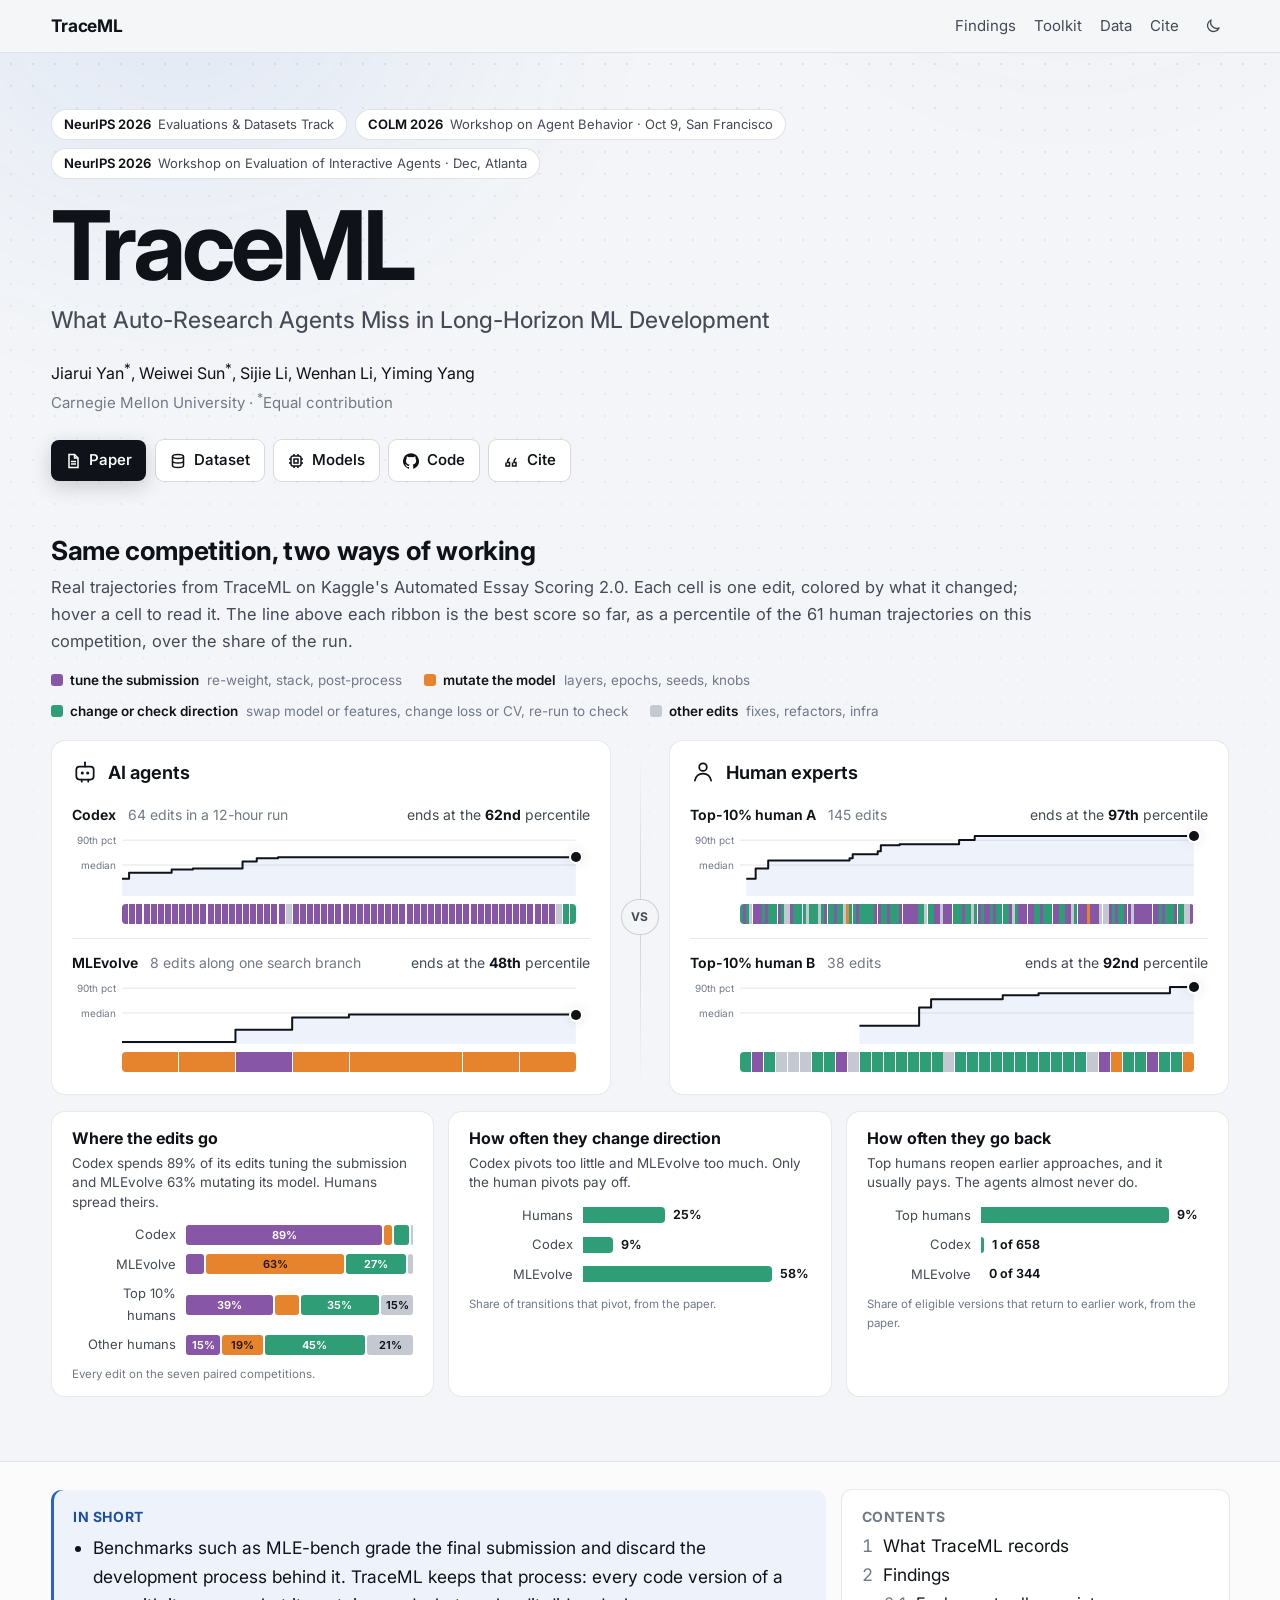
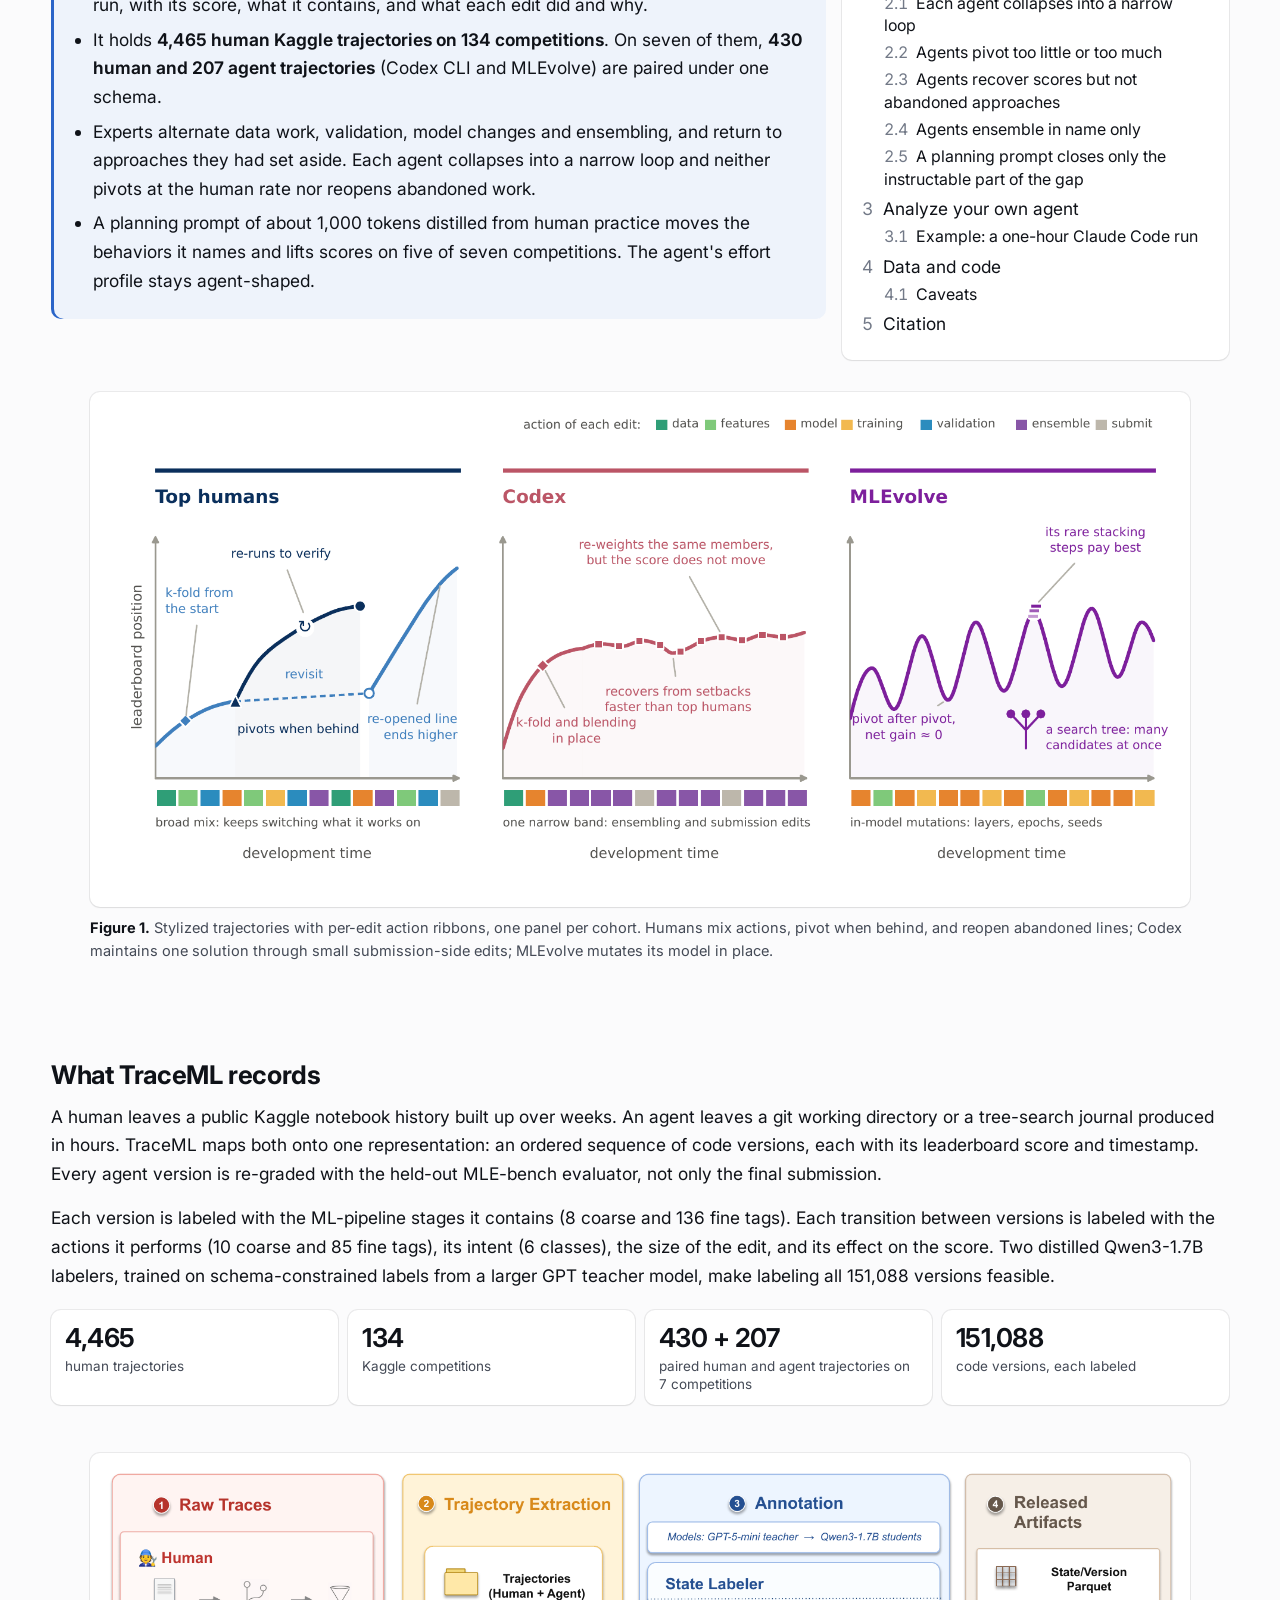
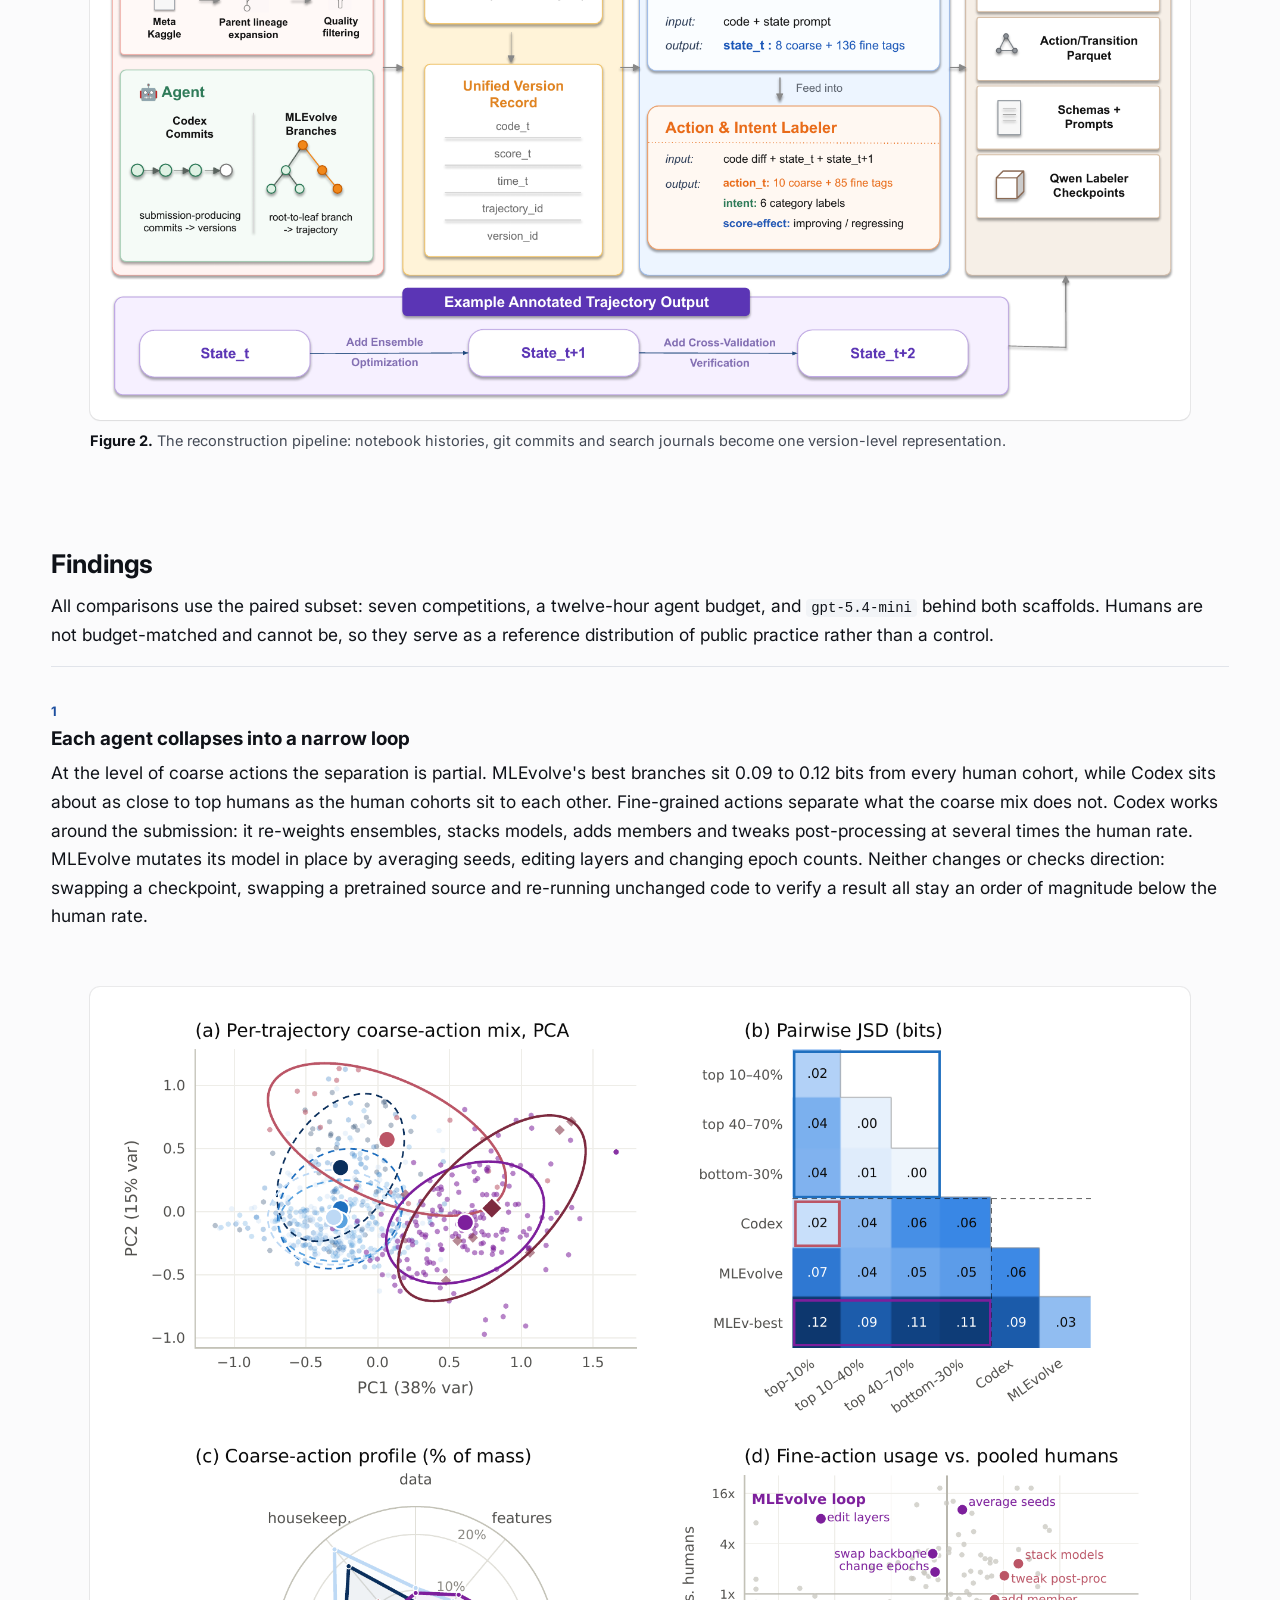
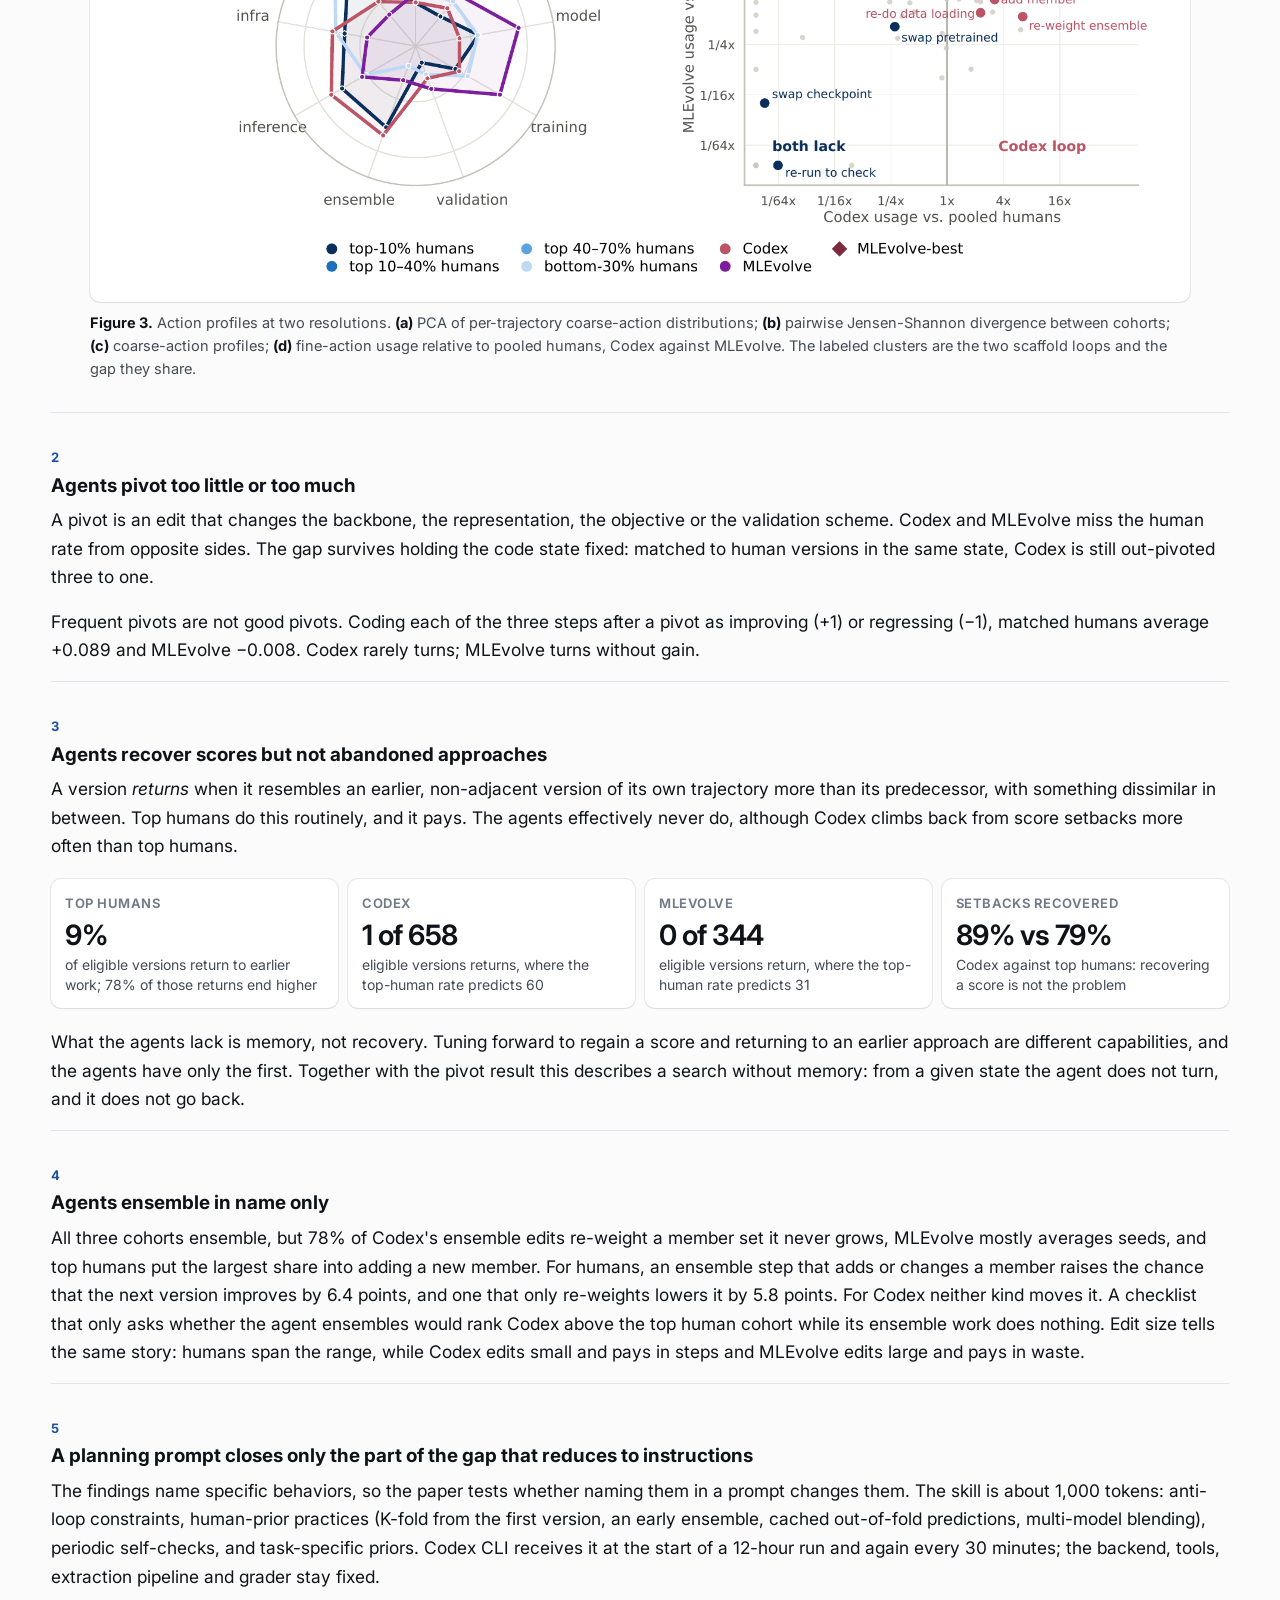
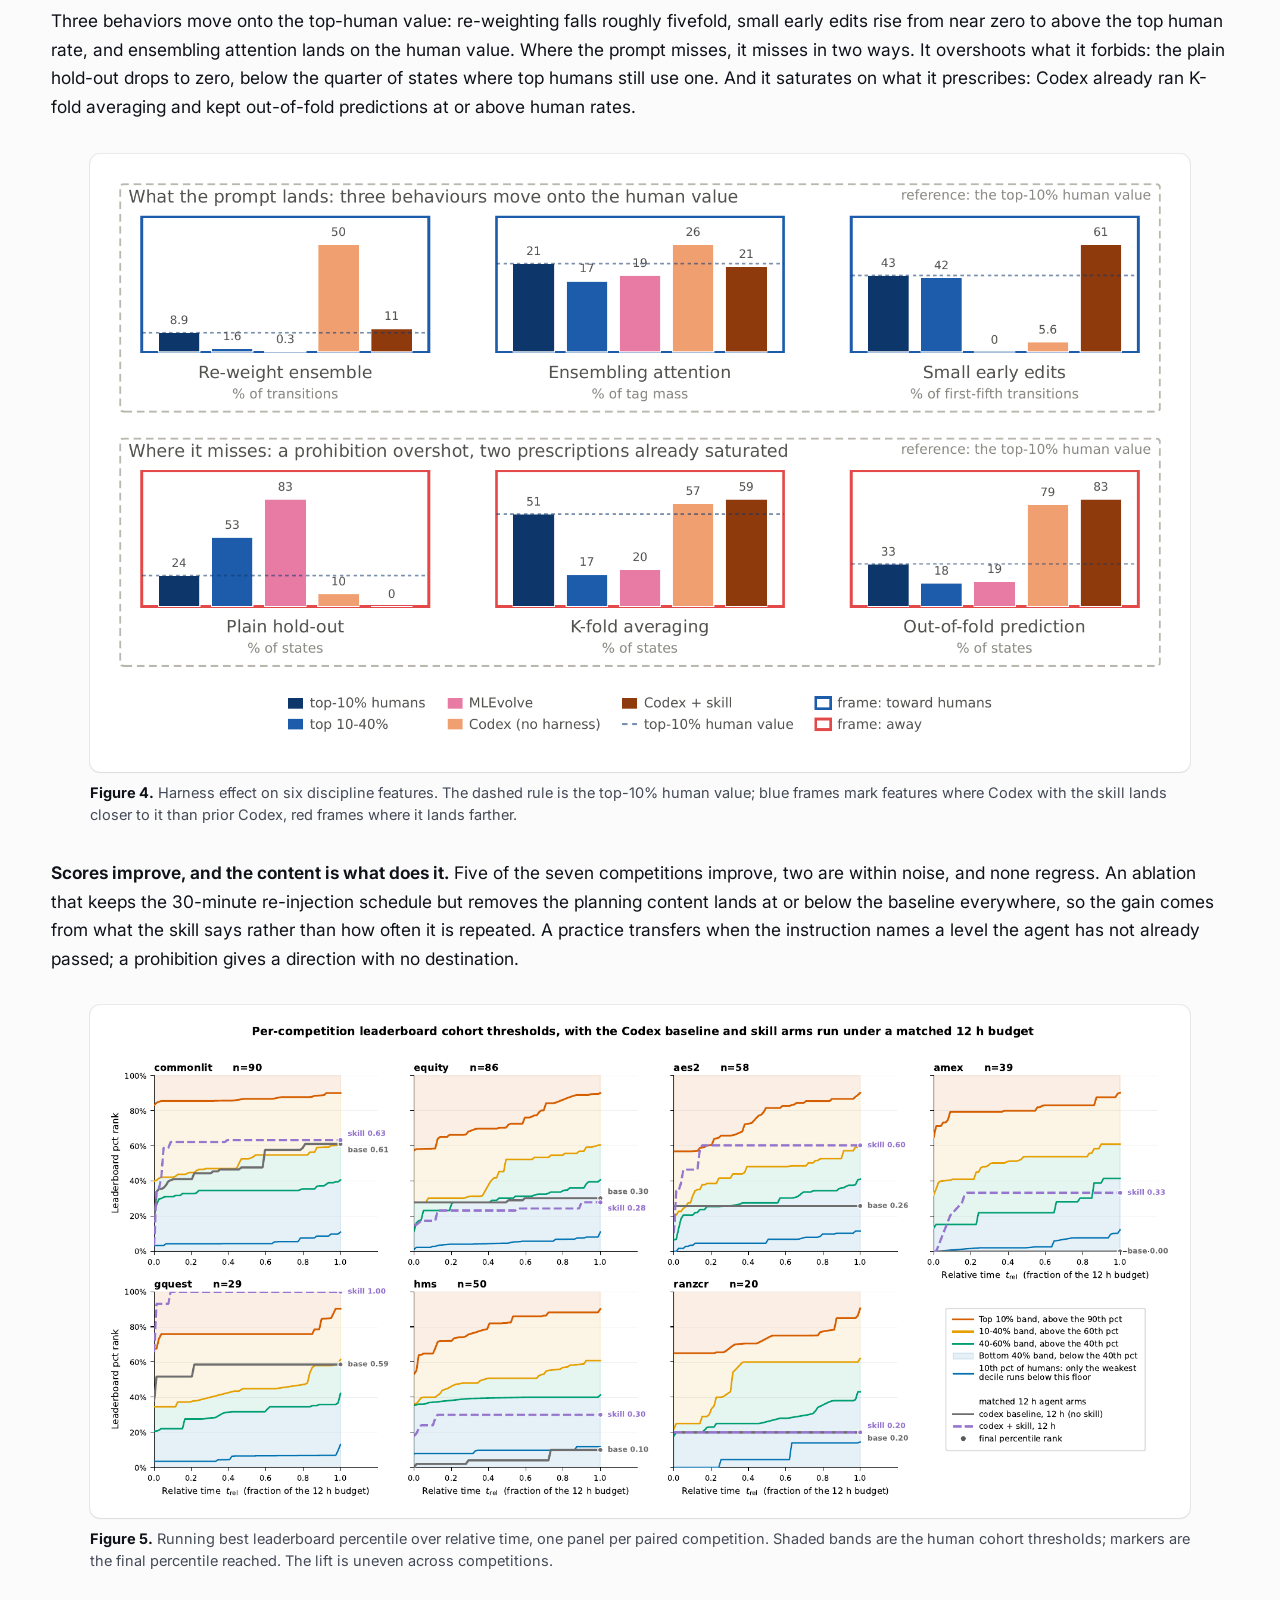
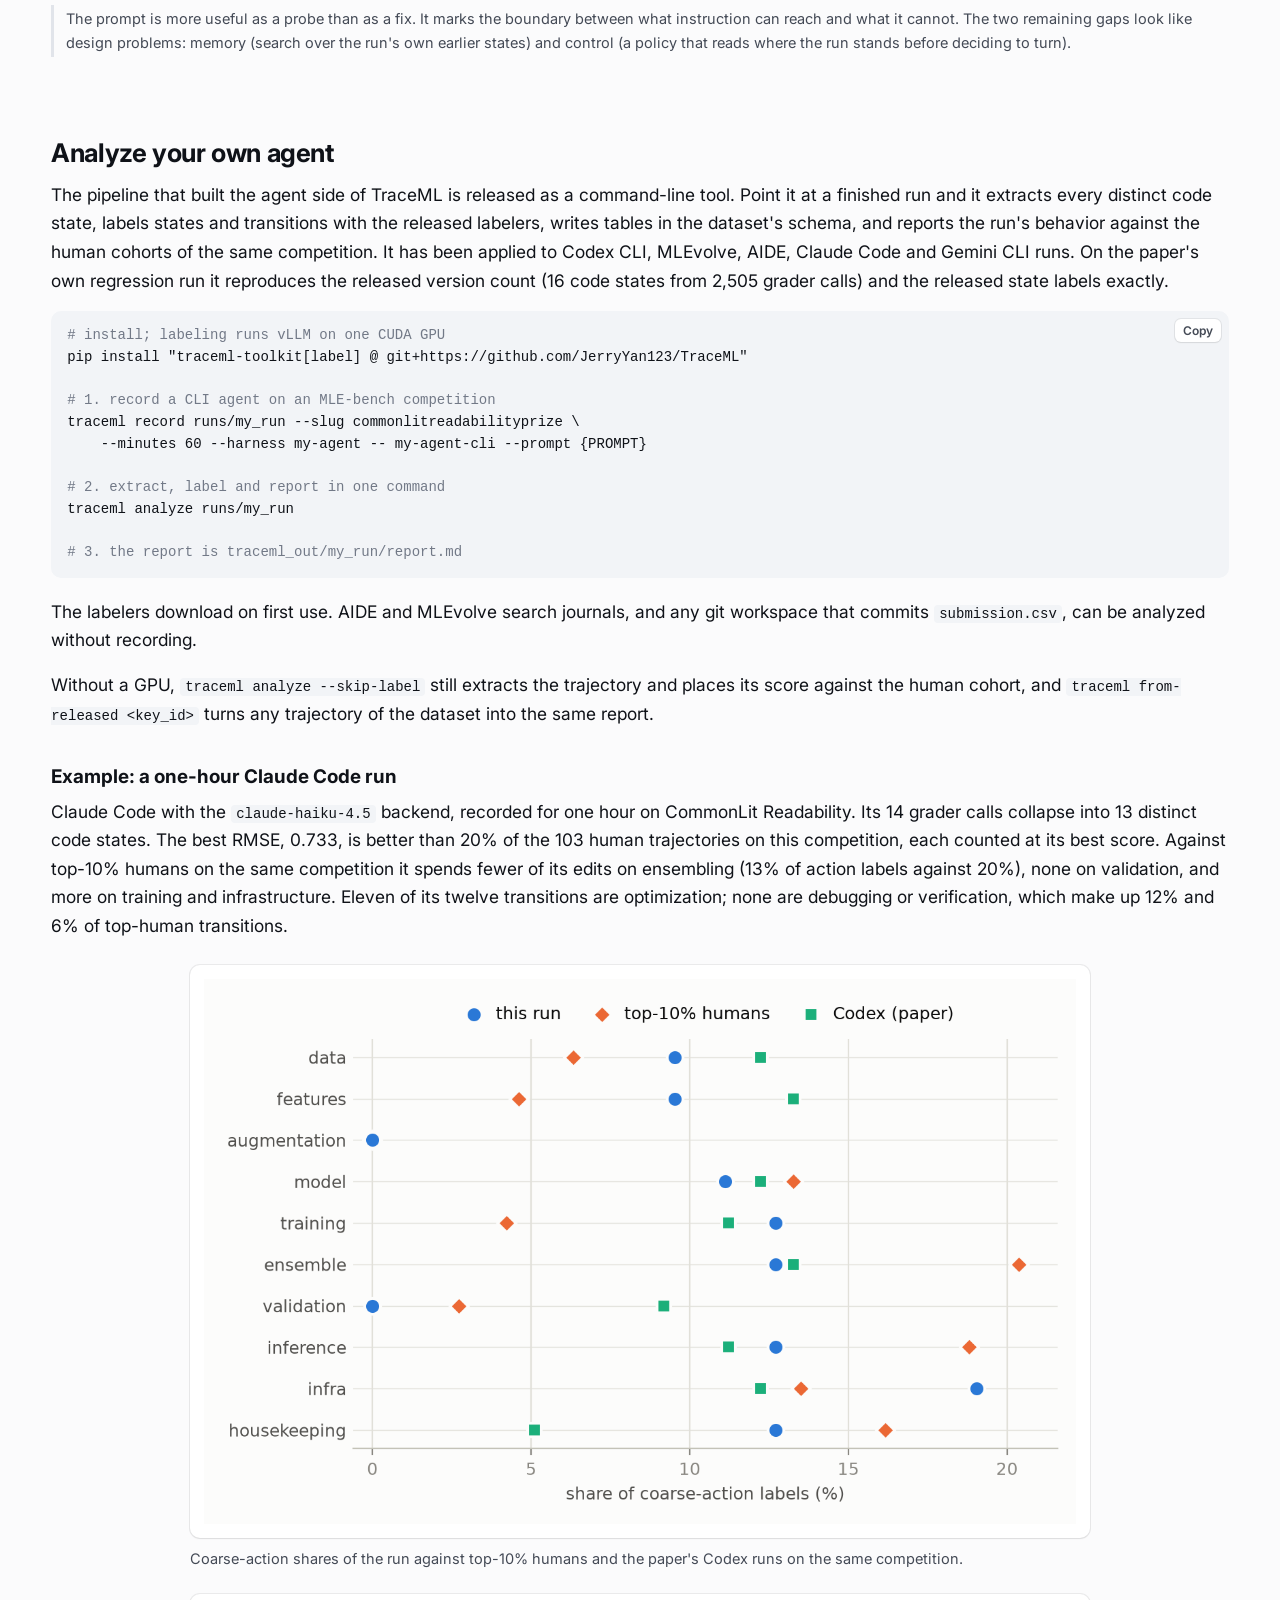
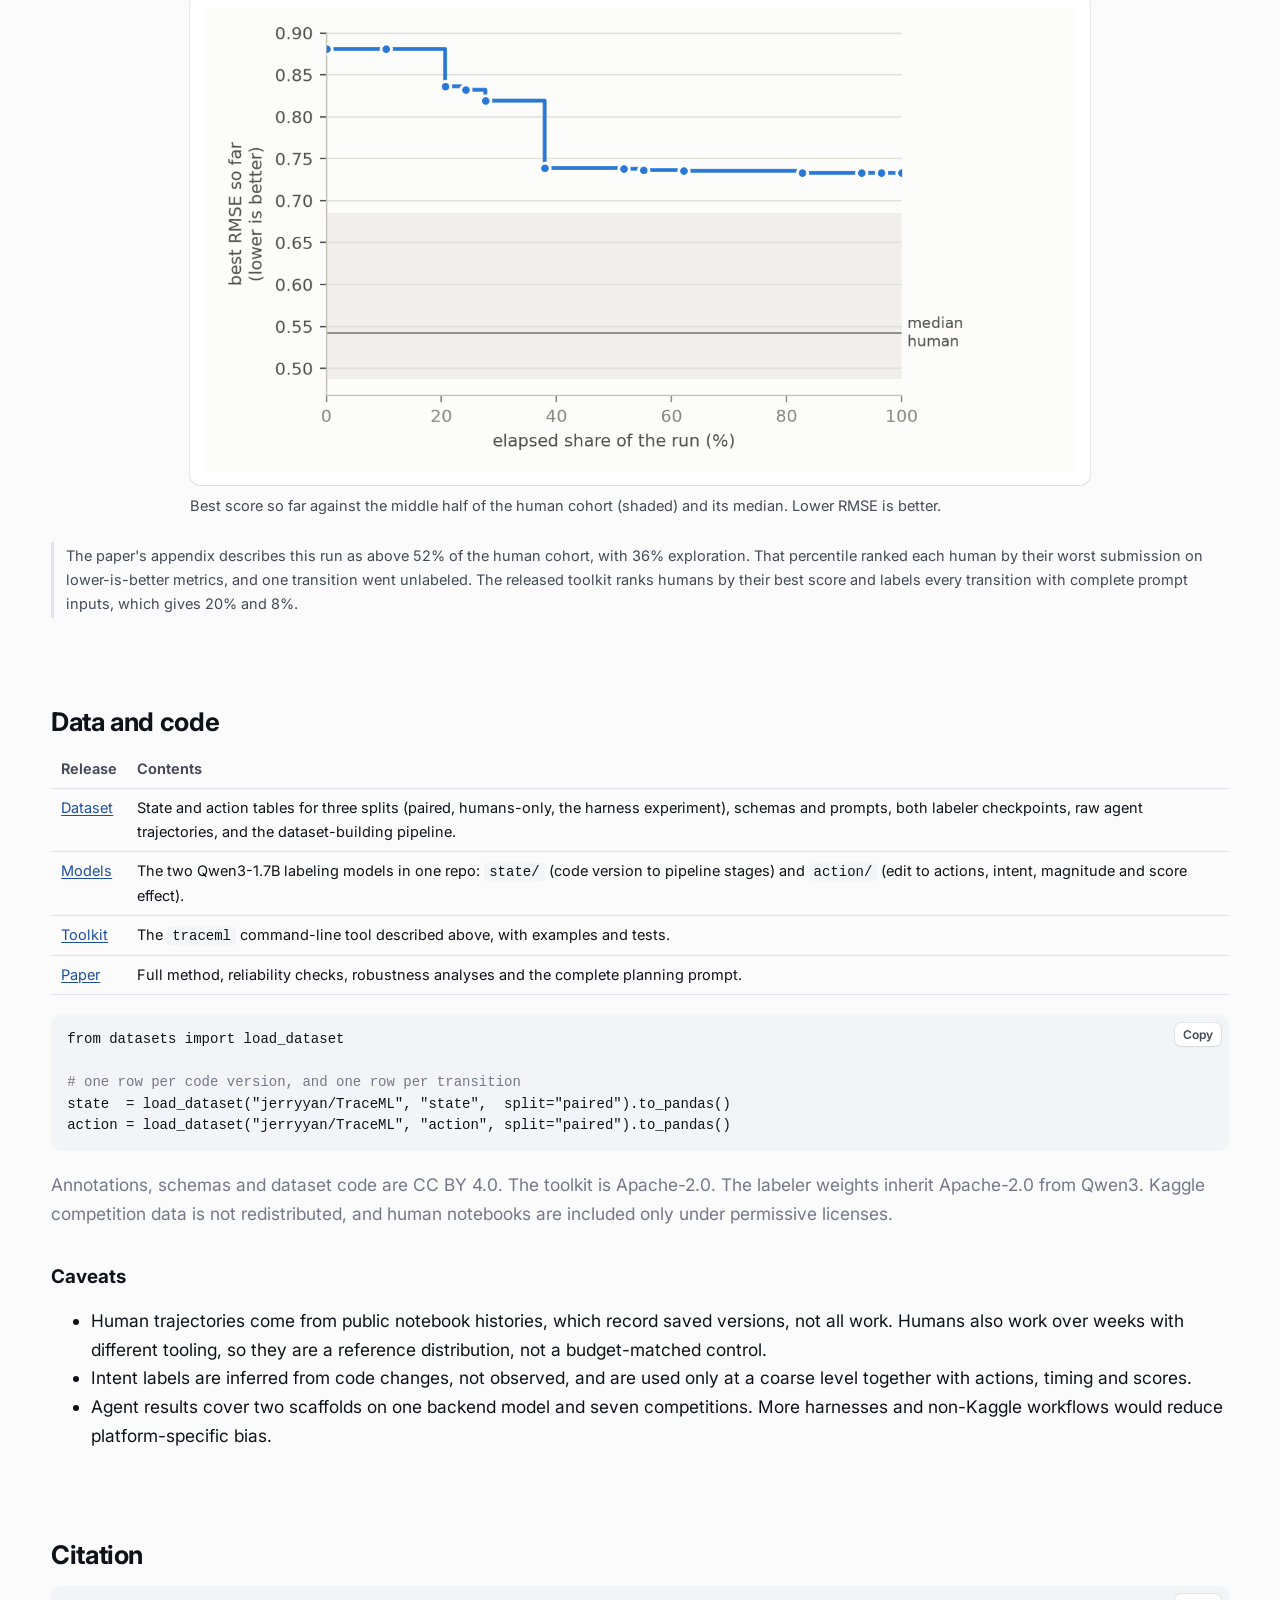
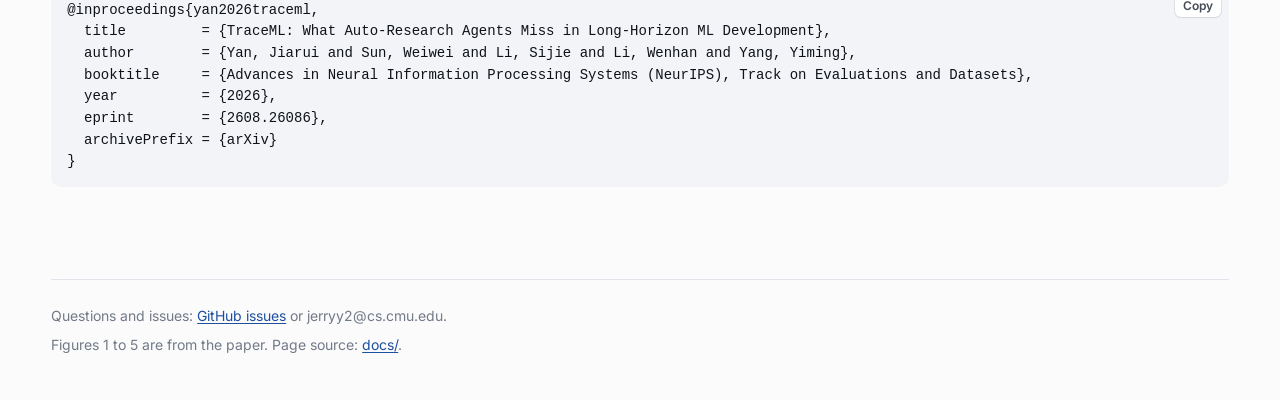
<file: docs/index.html>
<!doctype html>
<html lang="en">
<head>
<script>
  // theme: a saved choice wins, otherwise the system setting
  (function () {
    var d = document.documentElement; d.classList.add("js");
    try { var t = localStorage.getItem("theme"); if (t === "light" || t === "dark") d.setAttribute("data-theme", t); } catch (e) {}
  })();
</script>
<meta charset="utf-8">
<meta name="viewport" content="width=device-width, initial-scale=1">
<title>TraceML: What Auto-Research Agents Miss in Long-Horizon ML Development</title>
<meta name="description" content="TraceML pairs 4,465 human Kaggle development trajectories with LLM-agent runs on the same competitions, labels every code version and edit, and shows where agents' development process departs from experts'. Dataset, paper and an open-source toolkit to analyze your own agent.">
<meta property="og:title" content="TraceML: What Auto-Research Agents Miss in Long-Horizon ML Development">
<meta property="og:description" content="Version-level human and agent ML-development trajectories, the findings they support, and a toolkit to read any agent run against human practice.">
<meta property="og:image" content="https://jerryyan123.github.io/TraceML/figures/traceml-card.png">
<meta property="og:url" content="https://jerryyan123.github.io/TraceML/">
<meta name="twitter:card" content="summary_large_image">
<link rel="icon" href="data:image/svg+xml,%3Csvg xmlns='http://www.w3.org/2000/svg' viewBox='0 0 32 32'%3E%3Crect width='32' height='32' rx='7' fill='%230b0d12'/%3E%3Cpath d='M6 22 L12 16 L17 19 L26 9' stroke='%237aa7f0' stroke-width='3' fill='none' stroke-linecap='round' stroke-linejoin='round'/%3E%3C/svg%3E">
<link rel="preconnect" href="https://fonts.googleapis.com">
<link rel="preconnect" href="https://fonts.gstatic.com" crossorigin>
<link href="https://fonts.googleapis.com/css2?family=Inter:wght@400..700&display=swap" rel="stylesheet">
<link rel="stylesheet" href="style.css">
</head>
<body>

<div class="topbar">
  <div class="wrap-wide">
    <a class="brand" href="#top">TraceML</a>
    <div class="topbar-right">
      <nav aria-label="Sections">
        <a href="#findings">Findings</a>
        <a href="#toolkit">Toolkit</a>
        <a href="#data" class="hide-sm">Data</a>
        <a href="#cite">Cite</a>
      </nav>
      <button class="theme-toggle" type="button" aria-label="Switch color theme"></button>
    </div>
  </div>
</div>

<main id="top">
<header class="hero-band">
  <div class="hero-glow" aria-hidden="true"></div>
  <div class="wrap hero-inner">
    <div class="badges">
      <span class="badge"><b>NeurIPS 2026</b>Evaluations &amp; Datasets Track</span>
      <span class="badge"><b>COLM 2026</b>Workshop on Agent Behavior &middot; Oct 9, San Francisco</span>
      <span class="badge"><b>NeurIPS 2026</b>Workshop on Evaluation of Interactive Agents &middot; Dec, Atlanta</span>
    </div>
    <h1>TraceML</h1>
    <p class="subtitle">What Auto-Research Agents Miss in Long-Horizon ML Development</p>
    <p class="authors">Jiarui Yan<sup>*</sup>, Weiwei Sun<sup>*</sup>, Sijie Li, Wenhan Li, Yiming Yang</p>
    <p class="affil">Carnegie Mellon University &middot; <sup>*</sup>Equal contribution</p>
    <div class="buttons">
    <a class="btn primary" href="https://arxiv.org/abs/2608.26086">
      <svg viewBox="0 0 16 16" fill="none" stroke="currentColor" stroke-width="1.5" aria-hidden="true"><path d="M4 1.5h5.5L13 5v9.5H4z"/><path d="M9.5 1.5V5H13M6 8.5h5M6 11h5"/></svg>Paper</a>
    <a class="btn" href="https://huggingface.co/datasets/jerryyan/TraceML">
      <svg viewBox="0 0 16 16" fill="none" stroke="currentColor" stroke-width="1.5" aria-hidden="true"><ellipse cx="8" cy="3.5" rx="5.5" ry="2"/><path d="M2.5 3.5v9c0 1.1 2.5 2 5.5 2s5.5-.9 5.5-2v-9M2.5 8c0 1.1 2.5 2 5.5 2s5.5-.9 5.5-2"/></svg>Dataset</a>
    <a class="btn" href="https://huggingface.co/jerryyan/TraceML-Labelers">
      <svg viewBox="0 0 16 16" fill="none" stroke="currentColor" stroke-width="1.5" aria-hidden="true"><rect x="3" y="3" width="10" height="10" rx="2"/><path d="M6 1v2M10 1v2M6 13v2M10 13v2M1 6h2M1 10h2M13 6h2M13 10h2M6 6h4v4H6z"/></svg>Models</a>
    <a class="btn" href="https://github.com/JerryYan123/TraceML">
      <svg viewBox="0 0 16 16" fill="currentColor" aria-hidden="true"><path d="M8 .2a8 8 0 0 0-2.5 15.6c.4 0 .5-.2.5-.4v-1.5c-2.2.5-2.7-1-2.7-1-.4-.9-.9-1.2-.9-1.2-.7-.5.1-.5.1-.5.8.1 1.2.8 1.2.8.7 1.3 1.9.9 2.4.7 0-.5.3-.9.5-1.1-1.8-.2-3.6-.9-3.6-4 0-.9.3-1.6.8-2.1-.1-.2-.4-1 .1-2.1 0 0 .7-.2 2.2.8a7.6 7.6 0 0 1 4 0c1.5-1 2.2-.8 2.2-.8.4 1.1.2 1.9.1 2.1.5.6.8 1.3.8 2.1 0 3.1-1.9 3.8-3.6 4 .3.3.6.8.6 1.5v2.2c0 .2.1.5.6.4A8 8 0 0 0 8 .2z"/></svg>Code</a>
    <a class="btn" href="#cite">
      <svg viewBox="0 0 16 16" fill="none" stroke="currentColor" stroke-width="1.5" aria-hidden="true"><path d="M3 9.5V13h3.5V9.5H4.5c0-2 .7-3.5 2-4.5M9.5 9.5V13H13V9.5h-2c0-2 .7-3.5 2-4.5"/></svg>Cite</a>
  </div>

    <section class="versus" aria-labelledby="versus-h">
      <h2 id="versus-h" class="versus-title">Same competition, two ways of working</h2>
      <p class="versus-sub">Real trajectories from TraceML on Kaggle's Automated Essay Scoring 2.0. Each cell is one edit, colored by what it changed; hover a cell to read it. The line above each ribbon is the best score so far, as a percentile of the 61 human trajectories on this competition, over the share of the run.</p>
      <div class="versus-body" data-traces="data/traces.json"></div>
      <noscript><p class="versus-sub">This figure needs JavaScript. The findings below describe the same differences.</p></noscript>
    </section>
  </div>
</header>

<div class="wrap">

<div class="intro-grid">
<section class="tldr" aria-labelledby="tldr-h">
  <h2 id="tldr-h">In short</h2>
  <ul>
    <li>Benchmarks such as MLE-bench grade the final submission and discard the development process behind it. TraceML keeps that process: every code version of a run, with its score, what it contains, and what each edit did and why.</li>
    <li>It holds <strong>4,465 human Kaggle trajectories on 134 competitions</strong>. On seven of them, <strong>430 human and 207 agent trajectories</strong> (Codex CLI and MLEvolve) are paired under one schema.</li>
    <li>Experts alternate data work, validation, model changes and ensembling, and return to approaches they had set aside. Each agent collapses into a narrow loop and neither pivots at the human rate nor reopens abandoned work.</li>
    <li>A planning prompt of about 1,000 tokens distilled from human practice moves the behaviors it names and lifts scores on five of seven competitions. The agent's effort profile stays agent-shaped.</li>
  </ul>
</section>
  <nav class="toc" aria-labelledby="toc-h">
    <h2 id="toc-h">Contents</h2>
    <ol>
      <li><a href="#records">What TraceML records</a></li>
      <li><a href="#findings">Findings</a>
        <ol>
          <li><a href="#f1">Each agent collapses into a narrow loop</a></li>
          <li><a href="#f2">Agents pivot too little or too much</a></li>
          <li><a href="#f3">Agents recover scores but not abandoned approaches</a></li>
          <li><a href="#f4">Agents ensemble in name only</a></li>
          <li><a href="#f5">A planning prompt closes only the instructable part of the gap</a></li>
        </ol>
      </li>
      <li><a href="#toolkit">Analyze your own agent</a>
        <ol><li><a href="#example">Example: a one-hour Claude Code run</a></li></ol>
      </li>
      <li><a href="#data">Data and code</a>
        <ol><li><a href="#caveats">Caveats</a></li></ol>
      </li>
      <li><a href="#cite">Citation</a></li>
    </ol>
  </nav>
</div>

</div>

<figure class="wide reveal">
  <div class="frame"><img src="figures/fig1-trajectories.png" width="1800" height="819" alt="Three stylized development trajectories with a ribbon of per-edit actions under each. Top humans mix data, feature, model, validation and ensemble edits, pivot when behind and re-open an earlier line that ends higher. Codex stays in one narrow band of ensembling and submission edits while its score flattens. MLEvolve oscillates, pivoting repeatedly with net gain near zero, through in-model mutations."></div>
  <figcaption><b>Figure 1.</b> Stylized trajectories with per-edit action ribbons, one panel per cohort. Humans mix actions, pivot when behind, and reopen abandoned lines; Codex maintains one solution through small submission-side edits; MLEvolve mutates its model in place.</figcaption>
</figure>

<div class="wrap">

<section id="records" aria-labelledby="records-h">
  <h2 id="records-h">What TraceML records</h2>
  <p>A human leaves a public Kaggle notebook history built up over weeks. An agent leaves a git working directory or a tree-search journal produced in hours. TraceML maps both onto one representation: an ordered sequence of code versions, each with its leaderboard score and timestamp. Every agent version is re-graded with the held-out MLE-bench evaluator, not only the final submission.</p>
  <p>Each version is labeled with the ML-pipeline stages it contains (8 coarse and 136 fine tags). Each transition between versions is labeled with the actions it performs (10 coarse and 85 fine tags), its intent (6 classes), the size of the edit, and its effect on the score. Two distilled Qwen3-1.7B labelers, trained on schema-constrained labels from a larger GPT teacher model, make labeling all 151,088 versions feasible.</p>
  <div class="stats reveal" role="list">
    <div class="stat" role="listitem"><div class="v"><span data-count="4465">4,465</span></div><div class="l">human trajectories</div></div>
    <div class="stat" role="listitem"><div class="v"><span data-count="134">134</span></div><div class="l">Kaggle competitions</div></div>
    <div class="stat" role="listitem"><div class="v"><span data-count="430">430</span> + <span data-count="207">207</span></div><div class="l">paired human and agent trajectories on 7 competitions</div></div>
    <div class="stat" role="listitem"><div class="v"><span data-count="151088">151,088</span></div><div class="l">code versions, each labeled</div></div>
  </div>
</section>

</div>

<figure class="wide reveal">
  <div class="frame"><img src="figures/fig2-pipeline.png" width="1800" height="904" loading="lazy" alt="Pipeline in four stages. Raw traces from Meta Kaggle notebooks, Codex git commits and MLEvolve search branches are extracted into one unified version record (code, score, time, trajectory and version ids). A state labeler outputs 8 coarse and 136 fine tags per version; an action and intent labeler reads the code diff and both states and outputs 10 coarse and 85 fine action tags, 6 intent classes and the score effect. Released artifacts are state and action parquet tables, schemas and prompts, and the Qwen labeler checkpoints."></div>
  <figcaption><b>Figure 2.</b> The reconstruction pipeline: notebook histories, git commits and search journals become one version-level representation.</figcaption>
</figure>

<div class="wrap">

<section id="findings" aria-labelledby="findings-h">
  <h2 id="findings-h">Findings</h2>
  <p>All comparisons use the paired subset: seven competitions, a twelve-hour agent budget, and <code>gpt-5.4-mini</code> behind both scaffolds. Humans are not budget-matched and cannot be, so they serve as a reference distribution of public practice rather than a control.</p>

  <div class="finding reveal" id="f1">
    <span class="num">1</span>
    <h3>Each agent collapses into a narrow loop</h3>
    <p>At the level of coarse actions the separation is partial. MLEvolve's best branches sit 0.09 to 0.12 bits from every human cohort, while Codex sits about as close to top humans as the human cohorts sit to each other. Fine-grained actions separate what the coarse mix does not. Codex works around the submission: it re-weights ensembles, stacks models, adds members and tweaks post-processing at several times the human rate. MLEvolve mutates its model in place by averaging seeds, editing layers and changing epoch counts. Neither changes or checks direction: swapping a checkpoint, swapping a pretrained source and re-running unchanged code to verify a result all stay an order of magnitude below the human rate.</p>
  </div>
</div>

<figure class="wide reveal">
  <div class="frame"><img src="figures/fig3-action-profiles.png" width="1800" height="1490" loading="lazy" alt="Four panels. (a) PCA of per-trajectory coarse-action mixes: human cohorts overlap on the left, MLEvolve sits to the right, Codex near top humans. (b) Pairwise Jensen-Shannon divergence: 0.02 between Codex and top-10% humans, 0.09 to 0.12 between MLEvolve-best and every human cohort. (c) Radar plot of coarse-action profiles. (d) Fine-action usage relative to pooled humans: an MLEvolve loop of edit layers, change epochs and average seeds; a Codex loop of stack models, tweak post-processing, add member and re-weight ensemble; and a shared gap where both rarely swap checkpoints, swap pretrained sources or re-run to check."></div>
  <figcaption><b>Figure 3.</b> Action profiles at two resolutions. <b>(a)</b> PCA of per-trajectory coarse-action distributions; <b>(b)</b> pairwise Jensen-Shannon divergence between cohorts; <b>(c)</b> coarse-action profiles; <b>(d)</b> fine-action usage relative to pooled humans, Codex against MLEvolve. The labeled clusters are the two scaffold loops and the gap they share.</figcaption>
</figure>

<div class="wrap">
  <div class="finding reveal" id="f2">
    <span class="num">2</span>
    <h3>Agents pivot too little or too much</h3>
    <p>A pivot is an edit that changes the backbone, the representation, the objective or the validation scheme. Codex and MLEvolve miss the human rate from opposite sides. The gap survives holding the code state fixed: matched to human versions in the same state, Codex is still out-pivoted three to one.</p>
    <p>Frequent pivots are not good pivots. Coding each of the three steps after a pivot as improving (+1) or regressing (−1), matched humans average +0.089 and MLEvolve −0.008. Codex rarely turns; MLEvolve turns without gain.</p>
  </div>

  <div class="finding reveal" id="f3">
    <span class="num">3</span>
    <h3>Agents recover scores but not abandoned approaches</h3>
    <p>A version <em>returns</em> when it resembles an earlier, non-adjacent version of its own trajectory more than its predecessor, with something dissimilar in between. Top humans do this routinely, and it pays. The agents effectively never do, although Codex climbs back from score setbacks more often than top humans.</p>
    <div class="tiles">
      <div class="tile"><div class="who">Top humans</div><div class="v">9%</div><div class="l">of eligible versions return to earlier work; 78% of those returns end higher</div></div>
      <div class="tile"><div class="who">Codex</div><div class="v">1 of 658</div><div class="l">eligible versions returns, where the top-human rate predicts 60</div></div>
      <div class="tile"><div class="who">MLEvolve</div><div class="v">0 of 344</div><div class="l">eligible versions return, where the top-human rate predicts 31</div></div>
      <div class="tile"><div class="who">Setbacks recovered</div><div class="v">89% vs 79%</div><div class="l">Codex against top humans: recovering a score is not the problem</div></div>
    </div>
    <p>What the agents lack is memory, not recovery. Tuning forward to regain a score and returning to an earlier approach are different capabilities, and the agents have only the first. Together with the pivot result this describes a search without memory: from a given state the agent does not turn, and it does not go back.</p>
  </div>

  <div class="finding reveal" id="f4">
    <span class="num">4</span>
    <h3>Agents ensemble in name only</h3>
    <p>All three cohorts ensemble, but 78% of Codex's ensemble edits re-weight a member set it never grows, MLEvolve mostly averages seeds, and top humans put the largest share into adding a new member. For humans, an ensemble step that adds or changes a member raises the chance that the next version improves by 6.4 points, and one that only re-weights lowers it by 5.8 points. For Codex neither kind moves it. A checklist that only asks whether the agent ensembles would rank Codex above the top human cohort while its ensemble work does nothing. Edit size tells the same story: humans span the range, while Codex edits small and pays in steps and MLEvolve edits large and pays in waste.</p>
  </div>

  <div class="finding reveal" id="f5">
    <span class="num">5</span>
    <h3>A planning prompt closes only the part of the gap that reduces to instructions</h3>
    <p>The findings name specific behaviors, so the paper tests whether naming them in a prompt changes them. The skill is about 1,000 tokens: anti-loop constraints, human-prior practices (K-fold from the first version, an early ensemble, cached out-of-fold predictions, multi-model blending), periodic self-checks, and task-specific priors. Codex CLI receives it at the start of a 12-hour run and again every 30 minutes; the backend, tools, extraction pipeline and grader stay fixed.</p>
    <p>Three behaviors move onto the top-human value: re-weighting falls roughly fivefold, small early edits rise from near zero to above the top human rate, and ensembling attention lands on the human value. Where the prompt misses, it misses in two ways. It overshoots what it forbids: the plain hold-out drops to zero, below the quarter of states where top humans still use one. And it saturates on what it prescribes: Codex already ran K-fold averaging and kept out-of-fold predictions at or above human rates.</p>
  </div>
</div>

<figure class="wide reveal">
  <div class="frame"><img src="figures/fig4-harness-scorecard.png" width="1800" height="991" loading="lazy" alt="Six bar charts comparing top-10% humans, top 10-40% humans, MLEvolve, Codex without the harness and Codex with the skill. Moving toward humans: re-weight ensemble falls from 50% to 11% of transitions (top humans 8.9%), ensembling attention from 26% to 21% of tag mass (top humans 21%), small early edits rise from 5.6% to 61% (top humans 43%). Missing: plain hold-out falls from 10% to 0% of states (top humans 24%), K-fold averaging 57% to 59% (top humans 51%), out-of-fold prediction 79% to 83% (top humans 33%)."></div>
  <figcaption><b>Figure 4.</b> Harness effect on six discipline features. The dashed rule is the top-10% human value; blue frames mark features where Codex with the skill lands closer to it than prior Codex, red frames where it lands farther.</figcaption>
</figure>

<div class="wrap">
  <p><strong>Scores improve, and the content is what does it.</strong> Five of the seven competitions improve, two are within noise, and none regress. An ablation that keeps the 30-minute re-injection schedule but removes the planning content lands at or below the baseline everywhere, so the gain comes from what the skill says rather than how often it is repeated. A practice transfers when the instruction names a level the agent has not already passed; a prohibition gives a direction with no destination.</p>
</div>

<figure class="wide reveal">
  <div class="frame"><img src="figures/fig5-thresholds.png" width="1800" height="813" loading="lazy" alt="Seven panels, one per paired competition, plotting the running best leaderboard percentile over the 12-hour budget for the Codex baseline and the Codex plus skill arm against shaded human cohort bands. Final percentiles, skill versus base: commonlit 0.63 vs 0.61, equity 0.28 vs 0.30, aes2 0.60 vs 0.26, amex 0.33 vs 0.00, gquest 1.00 vs 0.59, hms 0.30 vs 0.10, ranzcr 0.20 vs 0.20."></div>
  <figcaption><b>Figure 5.</b> Running best leaderboard percentile over relative time, one panel per paired competition. Shaded bands are the human cohort thresholds; markers are the final percentile reached. The lift is uneven across competitions.</figcaption>
</figure>

<div class="wrap">
  <p class="note">The prompt is more useful as a probe than as a fix. It marks the boundary between what instruction can reach and what it cannot. The two remaining gaps look like design problems: memory (search over the run's own earlier states) and control (a policy that reads where the run stands before deciding to turn).</p>
</section>

<section id="toolkit" aria-labelledby="toolkit-h">
  <h2 id="toolkit-h">Analyze your own agent</h2>
  <p>The pipeline that built the agent side of TraceML is released as a command-line tool. Point it at a finished run and it extracts every distinct code state, labels states and transitions with the released labelers, writes tables in the dataset's schema, and reports the run's behavior against the human cohorts of the same competition. It has been applied to Codex CLI, MLEvolve, AIDE, Claude Code and Gemini CLI runs. On the paper's own regression run it reproduces the released version count (16 code states from 2,505 grader calls) and the released state labels exactly.</p>
<pre><code><span class="c"># install; labeling runs vLLM on one CUDA GPU</span>
pip install "traceml-toolkit[label] @ git+https://github.com/JerryYan123/TraceML"

<span class="c"># 1. record a CLI agent on an MLE-bench competition</span>
traceml record runs/my_run --slug commonlitreadabilityprize \
    --minutes 60 --harness my-agent -- my-agent-cli --prompt {PROMPT}

<span class="c"># 2. extract, label and report in one command</span>
traceml analyze runs/my_run

<span class="c"># 3. the report is traceml_out/my_run/report.md</span></code></pre>
  <p>The labelers download on first use. AIDE and MLEvolve search journals, and any git workspace that commits <code>submission.csv</code>, can be analyzed without recording.</p>
  <p>Without a GPU, <code>traceml analyze --skip-label</code> still extracts the trajectory and places its score against the human cohort, and <code>traceml from-released &lt;key_id&gt;</code> turns any trajectory of the dataset into the same report.</p>

  <h3 id="example">Example: a one-hour Claude Code run</h3>
  <p>Claude Code with the <code>claude-haiku-4.5</code> backend, recorded for one hour on CommonLit Readability. Its 14 grader calls collapse into 13 distinct code states. The best RMSE, 0.733, is better than 20% of the 103 human trajectories on this competition, each counted at its best score. Against top-10% humans on the same competition it spends fewer of its edits on ensembling (13% of action labels against 20%), none on validation, and more on training and infrastructure. Eleven of its twelve transitions are optimization; none are debugging or verification, which make up 12% and 6% of top-human transitions.</p>
  <figure class="demo">
    <div class="frame"><img src="figures/demo-actions.png" width="1280" height="800" loading="lazy" alt="Dot plot of coarse-action shares for the Claude Code run, top-10% humans and Codex. The run spends more of its edits on training and infrastructure and less on ensembling, validation and inference than top humans."></div>
    <figcaption>Coarse-action shares of the run against top-10% humans and the paper's Codex runs on the same competition.</figcaption>
  </figure>
  <figure class="demo">
    <div class="frame"><img src="figures/demo-progress.png" width="1280" height="680" loading="lazy" alt="Step chart of the run's best RMSE so far falling from 0.88 to 0.733 over the hour, above the shaded middle half of human trajectories (about 0.49 to 0.69) and the human median of 0.54."></div>
    <figcaption>Best score so far against the middle half of the human cohort (shaded) and its median. Lower RMSE is better.</figcaption>
  </figure>
  <p class="note">The paper's appendix describes this run as above 52% of the human cohort, with 36% exploration. That percentile ranked each human by their worst submission on lower-is-better metrics, and one transition went unlabeled. The released toolkit ranks humans by their best score and labels every transition with complete prompt inputs, which gives 20% and 8%.</p>
</section>

<section id="data" aria-labelledby="data-h">
  <h2 id="data-h">Data and code</h2>
  <div class="table-wrap">
    <table>
      <thead><tr><th>Release</th><th>Contents</th></tr></thead>
      <tbody>
        <tr><td><a href="https://huggingface.co/datasets/jerryyan/TraceML">Dataset</a></td><td>State and action tables for three splits (paired, humans-only, the harness experiment), schemas and prompts, both labeler checkpoints, raw agent trajectories, and the dataset-building pipeline.</td></tr>
        <tr><td><a href="https://huggingface.co/jerryyan/TraceML-Labelers">Models</a></td><td>The two Qwen3-1.7B labeling models in one repo: <code>state/</code> (code version to pipeline stages) and <code>action/</code> (edit to actions, intent, magnitude and score effect).</td></tr>
        <tr><td><a href="https://github.com/JerryYan123/TraceML">Toolkit</a></td><td>The <code>traceml</code> command-line tool described above, with examples and tests.</td></tr>
        <tr><td><a href="https://arxiv.org/abs/2608.26086">Paper</a></td><td>Full method, reliability checks, robustness analyses and the complete planning prompt.</td></tr>
      </tbody>
    </table>
  </div>
<pre><code>from datasets import load_dataset

<span class="c"># one row per code version, and one row per transition</span>
state  = load_dataset("jerryyan/TraceML", "state",  split="paired").to_pandas()
action = load_dataset("jerryyan/TraceML", "action", split="paired").to_pandas()</code></pre>
  <p class="muted">Annotations, schemas and dataset code are CC BY 4.0. The toolkit is Apache-2.0. The labeler weights inherit Apache-2.0 from Qwen3. Kaggle competition data is not redistributed, and human notebooks are included only under permissive licenses.</p>

  <h3 id="caveats">Caveats</h3>
  <ul>
    <li>Human trajectories come from public notebook histories, which record saved versions, not all work. Humans also work over weeks with different tooling, so they are a reference distribution, not a budget-matched control.</li>
    <li>Intent labels are inferred from code changes, not observed, and are used only at a coarse level together with actions, timing and scores.</li>
    <li>Agent results cover two scaffolds on one backend model and seven competitions. More harnesses and non-Kaggle workflows would reduce platform-specific bias.</li>
  </ul>
</section>

<section id="cite" aria-labelledby="cite-h">
  <h2 id="cite-h">Citation</h2>
<pre><code>@inproceedings{yan2026traceml,
  title         = {TraceML: What Auto-Research Agents Miss in Long-Horizon ML Development},
  author        = {Yan, Jiarui and Sun, Weiwei and Li, Sijie and Li, Wenhan and Yang, Yiming},
  booktitle     = {Advances in Neural Information Processing Systems (NeurIPS), Track on Evaluations and Datasets},
  year          = {2026},
  eprint        = {2608.26086},
  archivePrefix = {arXiv}
}</code></pre>
</section>

<footer>
  <p>Questions and issues: <a href="https://github.com/JerryYan123/TraceML/issues">GitHub issues</a> or jerryy2@cs.cmu.edu.</p>
  <p>Figures 1 to 5 are from the paper. Page source: <a href="https://github.com/JerryYan123/TraceML/tree/main/docs">docs/</a>.</p>
</footer>

</div>
</main>

<script src="traces.js"></script>
<script>
  // reveal on scroll and count-up numbers
  (function () {
    var reduce = window.matchMedia("(prefers-reduced-motion: reduce)").matches;
    var fmt = function (n) { return n.toLocaleString("en-US"); };
    var count = function (el) {
      var target = +el.getAttribute("data-count"), t0 = null;
      function step(ts) {
        t0 = t0 || ts;
        var k = Math.min(1, (ts - t0) / 1200), e = 1 - Math.pow(1 - k, 3);
        el.textContent = fmt(Math.round(target * e));
        if (k < 1) requestAnimationFrame(step);
      }
      requestAnimationFrame(step);
    };
    var targets = document.querySelectorAll(".reveal, [data-count]");
    if (reduce || !("IntersectionObserver" in window)) {
      targets.forEach(function (el) { el.classList.add("in"); });
      return;
    }
    var io = new IntersectionObserver(function (entries) {
      entries.forEach(function (en) {
        if (!en.isIntersecting) return;
        en.target.classList.add("in");
        if (en.target.hasAttribute("data-count")) count(en.target);
        io.unobserve(en.target);
      });
    }, { threshold: 0.15 });
    targets.forEach(function (el) { io.observe(el); });
  })();
</script>
<script>
  // light / dark toggle
  (function () {
    var root = document.documentElement, btn = document.querySelector(".theme-toggle");
    var mq = window.matchMedia("(prefers-color-scheme: dark)");
    var SUN = '<svg viewBox="0 0 24 24" fill="none" stroke="currentColor" stroke-width="1.8" stroke-linecap="round" aria-hidden="true"><circle cx="12" cy="12" r="4.2"/><path d="M12 2.5v2.2M12 19.3v2.2M4.6 4.6l1.6 1.6M17.8 17.8l1.6 1.6M2.5 12h2.2M19.3 12h2.2M4.6 19.4l1.6-1.6M17.8 6.2l1.6-1.6"/></svg>';
    var MOON = '<svg viewBox="0 0 24 24" fill="none" stroke="currentColor" stroke-width="1.8" stroke-linejoin="round" aria-hidden="true"><path d="M20 14.5A8 8 0 0 1 9.5 4a8 8 0 1 0 10.5 10.5z"/></svg>';
    function current() { return root.getAttribute("data-theme") || (mq.matches ? "dark" : "light"); }
    function sync() {
      var dark = current() === "dark";
      btn.innerHTML = dark ? SUN : MOON;
      btn.setAttribute("aria-label", dark ? "Switch to light mode" : "Switch to dark mode");
      btn.title = btn.getAttribute("aria-label");
    }
    btn.addEventListener("click", function () {
      var next = current() === "dark" ? "light" : "dark";
      root.setAttribute("data-theme", next);
      try { localStorage.setItem("theme", next); } catch (e) {}
      sync();
    });
    if (mq.addEventListener) mq.addEventListener("change", sync);
    sync();
  })();
  // copy buttons on code blocks
  document.querySelectorAll("pre").forEach(function (pre) {
    var b = document.createElement("button");
    b.className = "copy"; b.type = "button"; b.textContent = "Copy";
    b.addEventListener("click", function () {
      var text = pre.querySelector("code").innerText;
      (navigator.clipboard ? navigator.clipboard.writeText(text) : Promise.reject()).then(function () {
        b.textContent = "Copied"; setTimeout(function () { b.textContent = "Copy"; }, 1400);
      }).catch(function () { b.textContent = "Select and copy"; });
    });
    pre.appendChild(b);
  });
  // hover and focus tooltips on chart bars
  document.querySelectorAll(".chart").forEach(function (chart) {
    var tip = chart.querySelector(".tooltip");
    if (!tip) return;
    function show(el, x, y) {
      tip.textContent = el.getAttribute("data-tip");
      var box = chart.getBoundingClientRect();
      var left = Math.min(Math.max(8, x - box.left + 12), box.width - 270);
      tip.style.left = Math.max(8, left) + "px";
      tip.style.top = (y - box.top + 14) + "px";
      tip.style.opacity = 1;
    }
    chart.querySelectorAll("[data-tip]").forEach(function (el) {
      el.addEventListener("mousemove", function (e) { show(el, e.clientX, e.clientY); });
      el.addEventListener("mouseleave", function () { tip.style.opacity = 0; });
      el.addEventListener("focus", function () {
        var r = el.getBoundingClientRect(); show(el, r.left + 90, r.top + 10);
      });
      el.addEventListener("blur", function () { tip.style.opacity = 0; });
    });
  });
</script>
</body>
</html>
</file>
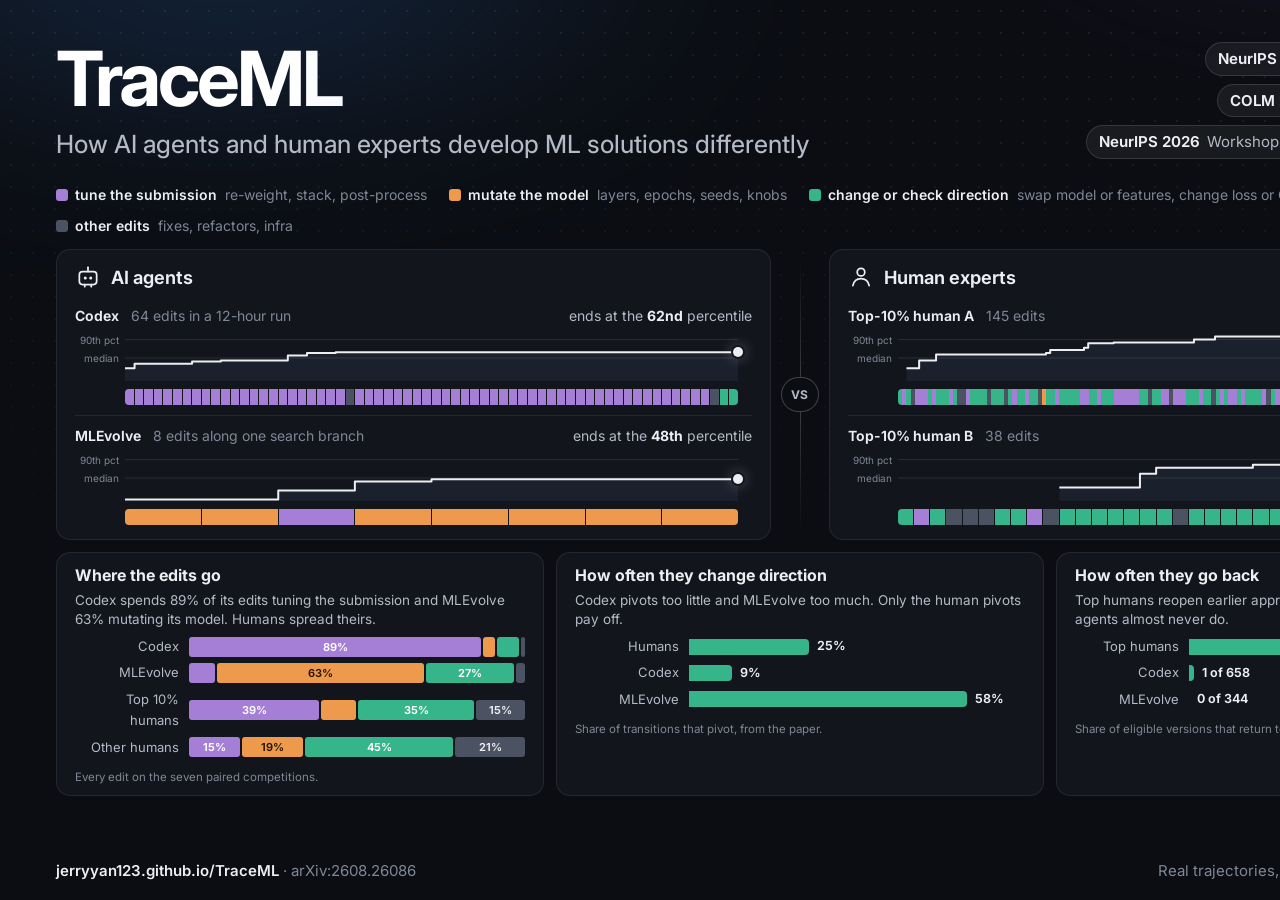
<file: docs/card.html>
<!doctype html>
<html lang="en" data-theme="dark">
<head>
<meta charset="utf-8">
<meta name="viewport" content="width=1600">
<title>TraceML share card</title>
<meta name="robots" content="noindex">
<link href="https://fonts.googleapis.com/css2?family=Inter:wght@400..700&display=swap" rel="stylesheet">
<link rel="stylesheet" href="style.css">
<style>
  /* 1600x900 image for social posts: render with a 1600x900 window and screenshot. */
  body { margin: 0; background: #0b0e14; overflow: hidden; }
  .card { width: 1600px; height: 900px; box-sizing: border-box; padding: 40px 56px 0; border: 0; }
  .card-top { position: relative; display: flex; align-items: flex-end; justify-content: space-between; gap: 32px; }
  .card h1 { font-size: 76px; margin: 0; }
  .card .tagline { margin: 6px 0 0; font-size: 25px; color: var(--h-ink2); font-weight: 450; }
  .card .badges { flex-direction: column; align-items: flex-end; margin: 0 0 6px; }
  .card .badge { font-size: 15px; }
  .card .versus-body { position: relative; margin-top: 18px; }
  .card .vs-legend { margin: 0 0 12px; font-size: 14px; }
  .card .vs-side { padding: 12px 18px 4px; }
  .card .trace { padding: 8px 0 10px; }
  .card .trace-plot { height: 46px; }
  .card .ribbon { height: 16px; }
  .card .diff-grid { margin-top: 12px; gap: 12px; }
  .card .diff-card { padding: 12px 18px 8px; }
  .card .diff-take { margin-bottom: 6px; }
  .card .stack-row, .card .sbar-row { margin: 5px 0; }
  .card-foot { position: absolute; left: 56px; right: 56px; bottom: 16px; display: flex; justify-content: space-between;
    font-size: 15px; color: var(--h-muted); }
  .card-foot b { color: var(--h-ink); font-weight: 600; }
</style>
</head>
<body>
<div class="hero-band card">
  <div class="hero-glow" aria-hidden="true" style="animation: none"></div>
  <div class="card-top">
    <div>
      <h1>TraceML</h1>
      <p class="tagline">How AI agents and human experts develop ML solutions differently</p>
    </div>
    <div class="badges">
      <span class="badge"><b>NeurIPS 2026</b>Evaluations &amp; Datasets Track</span>
      <span class="badge"><b>COLM 2026</b>Workshop on Agent Behavior</span>
      <span class="badge"><b>NeurIPS 2026</b>Workshop on Evaluation of Interactive Agents</span>
    </div>
  </div>
  <div class="versus-body static" data-traces="data/traces.json"></div>
  <div class="card-foot"><span><b>jerryyan123.github.io/TraceML</b> &middot; arXiv:2608.26086</span><span>Real trajectories, Kaggle Automated Essay Scoring 2.0</span></div>
</div>
<script src="traces.js"></script>
</body>
</html>
</file>
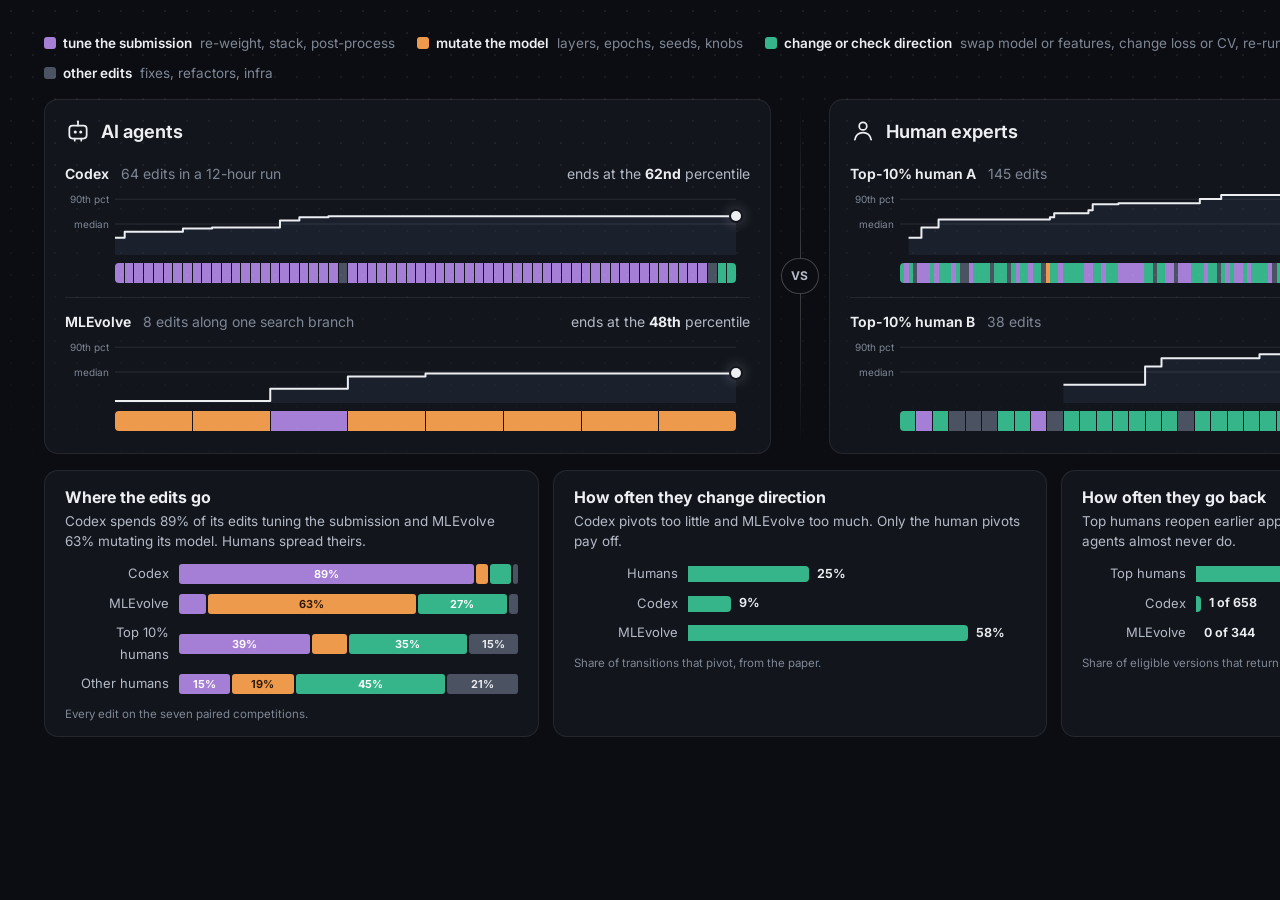
<file: docs/figure.html>
<!doctype html>
<html lang="en">
<head>
<meta charset="utf-8">
<meta name="viewport" content="width=1600">
<title>TraceML figure export</title>
<meta name="robots" content="noindex">
<script>
  // figure.html?theme=light|dark renders the agents-vs-humans figure alone, for the README images:
  // screenshot with a 1600px-wide window, then crop to the content.
  (function () {
    var m = /theme=(light|dark)/.exec(location.search);
    document.documentElement.setAttribute("data-theme", m ? m[1] : "dark");
  })();
</script>
<link href="https://fonts.googleapis.com/css2?family=Inter:wght@400..700&display=swap" rel="stylesheet">
<link rel="stylesheet" href="style.css">
<style>
  body { margin: 0; background: var(--h-bg); }
  .fig { width: 1600px; box-sizing: border-box; padding: 32px 44px 36px; border: 0; }
  .fig .vs-legend { margin: 0 0 14px; }
</style>
</head>
<body>
<div class="hero-band fig">
  <div class="versus-body static" data-traces="data/traces.json"></div>
</div>
<script src="traces.js"></script>
</body>
</html>
</file>
<file: docs/style.css>
:root {
  color-scheme: light;
  --bg: #fbfbfc;
  --surface: #ffffff;
  --surface-2: #f2f4f7;
  --ink: #0f1218;
  --ink-2: #444a56;
  --muted: #727987;
  --rule: #e1e4ea;
  --accent: #2a64c8;
  --accent-ink: #1d4f9f;
  --accent-soft: #eef3fb;
  --bar: #2a78d6;
  --bar-ref: #9aa1ad;
  --code-bg: #f2f4f7;
  --figure-bg: #ffffff;
  --fig-filter: none;
  --shadow: 0 1px 2px rgba(15, 18, 24, 0.06), 0 0 0 1px rgba(15, 18, 24, 0.07);
  /* hero band and the agents-vs-humans figure */
  --h-bg: #f3f5f8; --h-card: #ffffff; --h-ink: #0f1218; --h-ink2: #444a56; --h-muted: #727987;
  --h-rule: rgba(15, 18, 24, 0.09); --h-edge: var(--rule); --h-dots: rgba(15, 18, 24, 0.08);
  --h-glow1: rgba(42, 100, 200, 0.18); --h-glow2: rgba(120, 90, 200, 0.10);
  --h-title: linear-gradient(100deg, #0f1218 35%, #2a64c8 100%);
  --h-btn: #ffffff; --h-btn-hover: #eef1f5; --h-ring: rgba(15, 18, 24, 0.12);
  --h-primary: #0f1218; --h-primary-ink: #ffffff; --h-primary-glow: 0 6px 20px rgba(15, 18, 24, 0.18);
  --h-line: #0f1218; --h-area: rgba(42, 100, 200, 0.08); --h-ref: rgba(15, 18, 24, 0.10); --h-halo: rgba(15, 18, 24, 0.2);
  --h-divider: rgba(15, 18, 24, 0.16); --h-tip: #0f1218; --h-tip-ink: #ffffff;
  /* action clusters, in the paper's Figure 1 colours: ensemble purple, model orange, data green */
  --c-sub: #8856a7; --c-mod: #e6842e; --c-dir: #2f9e77; --c-oth: #c3c8d1; --c-mod-ink: #2b1604;
  --gutter: clamp(16px, 4vw, 72px);
  --fig-max: 1100px;
  --font: "Inter", system-ui, -apple-system, "Segoe UI", Roboto, Helvetica, Arial, sans-serif;
  --mono: ui-monospace, "SF Mono", Menlo, Consolas, monospace;
}

@media (prefers-color-scheme: dark) {
  :root:not([data-theme="light"]) {
    color-scheme: dark;
    --bg: #0b0d12;
    --surface: #12151c;
    --surface-2: #191d26;
    --ink: #eceef2;
    --ink-2: #b4bac6;
    --muted: #7f8795;
    --rule: #232833;
    --accent: #7aa7f0;
    --accent-ink: #9dbff5;
    --accent-soft: #111826;
    --bar: #3987e5;
    --bar-ref: #5d6573;
    --code-bg: #12151c;
    --figure-bg: #ffffff;
    --fig-filter: brightness(0.9);
    --shadow: 0 0 0 1px rgba(255, 255, 255, 0.07);
    --h-bg: #0b0d12; --h-card: #12151c; --h-ink: #eceef2; --h-ink2: #b4bac6; --h-muted: #7f8795;
    --h-rule: rgba(255, 255, 255, 0.08); --h-edge: transparent; --h-dots: rgba(255, 255, 255, 0.07);
    --h-glow1: rgba(57, 135, 229, 0.42); --h-glow2: rgba(120, 90, 220, 0.22);
    --h-title: linear-gradient(100deg, #ffffff 30%, #bcd3f8 100%);
    --h-btn: rgba(255, 255, 255, 0.06); --h-btn-hover: rgba(255, 255, 255, 0.13); --h-ring: rgba(255, 255, 255, 0.13);
    --h-primary: #eceef2; --h-primary-ink: #0b0d12; --h-primary-glow: 0 0 28px rgba(122, 167, 240, 0.3);
    --h-line: #eceef2; --h-area: rgba(122, 167, 240, 0.08); --h-ref: rgba(255, 255, 255, 0.10); --h-halo: rgba(255, 255, 255, 0.5);
    --h-divider: rgba(255, 255, 255, 0.22); --h-tip: #eceef2; --h-tip-ink: #0b0d12;
    --c-sub: #a57fd6; --c-mod: #ee9a4c; --c-dir: #36b48a; --c-oth: #4b5261; --c-mod-ink: #2b1604;
  }
}

:root[data-theme="dark"] {
  color-scheme: dark;
  --bg: #0b0d12;
  --surface: #12151c;
  --surface-2: #191d26;
  --ink: #eceef2;
  --ink-2: #b4bac6;
  --muted: #7f8795;
  --rule: #232833;
  --accent: #7aa7f0;
  --accent-ink: #9dbff5;
  --accent-soft: #111826;
  --bar: #3987e5;
  --bar-ref: #5d6573;
  --code-bg: #12151c;
  --figure-bg: #ffffff;
  --fig-filter: brightness(0.9);
  --shadow: 0 0 0 1px rgba(255, 255, 255, 0.07);
  --h-bg: #0b0d12; --h-card: #12151c; --h-ink: #eceef2; --h-ink2: #b4bac6; --h-muted: #7f8795;
  --h-rule: rgba(255, 255, 255, 0.08); --h-edge: transparent; --h-dots: rgba(255, 255, 255, 0.07);
  --h-glow1: rgba(57, 135, 229, 0.42); --h-glow2: rgba(120, 90, 220, 0.22);
  --h-title: linear-gradient(100deg, #ffffff 30%, #bcd3f8 100%);
  --h-btn: rgba(255, 255, 255, 0.06); --h-btn-hover: rgba(255, 255, 255, 0.13); --h-ring: rgba(255, 255, 255, 0.13);
  --h-primary: #eceef2; --h-primary-ink: #0b0d12; --h-primary-glow: 0 0 28px rgba(122, 167, 240, 0.3);
  --h-line: #eceef2; --h-area: rgba(122, 167, 240, 0.08); --h-ref: rgba(255, 255, 255, 0.10); --h-halo: rgba(255, 255, 255, 0.5);
  --h-divider: rgba(255, 255, 255, 0.22); --h-tip: #eceef2; --h-tip-ink: #0b0d12;
  --c-sub: #a57fd6; --c-mod: #ee9a4c; --c-dir: #36b48a; --c-oth: #4b5261; --c-mod-ink: #2b1604;
}

* { box-sizing: border-box; }

html { -webkit-text-size-adjust: 100%; scroll-behavior: smooth; }

body {
  margin: 0;
  background: var(--bg);
  color: var(--ink);
  font-family: var(--font);
  font-size: clamp(16px, calc(13.5px + 0.3vw), 20px);
  line-height: 1.65;
  overflow-x: hidden;
}

a { color: var(--accent-ink); text-underline-offset: 2px; }
a:hover { color: var(--accent); }

/* Fluid layout: content spans the window minus a margin that grows with it. */
.wrap, .wrap-wide { margin: 0; padding: 0 var(--gutter); }

/* ---- top bar ---- */
.topbar {
  position: sticky; top: 0; z-index: 10;
  background: color-mix(in srgb, var(--h-bg) 90%, transparent);
  -webkit-backdrop-filter: blur(10px); backdrop-filter: blur(10px);
  border-bottom: 1px solid var(--h-rule);
}
.topbar .wrap-wide { display: flex; align-items: center; justify-content: space-between; gap: 12px; height: 52px; }
.brand { font-weight: 700; letter-spacing: -0.01em; color: var(--ink); text-decoration: none; }
.topbar nav { display: flex; gap: 18px; font-size: 15px; }
.topbar nav a { color: var(--ink-2); text-decoration: none; }
.topbar nav a:hover { color: var(--ink); }
.topbar-right { display: flex; align-items: center; gap: 18px; }
.theme-toggle {
  display: none; align-items: center; justify-content: center; width: 32px; height: 32px; padding: 0;
  border: 0; border-radius: 8px; background: transparent; color: var(--ink-2); cursor: pointer;
}
.js .theme-toggle { display: inline-flex; }
.theme-toggle:hover { color: var(--ink); background: var(--surface-2); }
.theme-toggle:focus-visible { outline: 2px solid var(--accent); outline-offset: 2px; }
.theme-toggle svg { width: 18px; height: 18px; }

/* ---- header ---- */
header.hero { padding: 56px 0 8px; }
.kicker { font-size: 14px; font-weight: 600; letter-spacing: 0.04em; text-transform: uppercase; color: var(--muted); margin: 0 0 12px; }
h1 { font-size: clamp(30px, 5vw, 44px); line-height: 1.12; letter-spacing: -0.02em; margin: 0 0 10px; }
.subtitle { font-size: clamp(19px, 2.6vw, 23px); line-height: 1.35; color: var(--ink-2); margin: 0 0 22px; font-weight: 450; }
.authors { margin: 0; font-size: 16px; }
.affil { margin: 2px 0 0; font-size: 15px; color: var(--muted); }
.venue { margin: 10px 0 0; font-size: 15px; color: var(--ink-2); }

.buttons { display: flex; flex-wrap: wrap; gap: 10px; margin: 24px 0 8px; }
.btn {
  display: inline-flex; align-items: center; gap: 8px;
  padding: 8px 14px; border-radius: 8px;
  font-size: 15px; font-weight: 550; text-decoration: none;
  color: var(--ink); background: var(--surface); box-shadow: var(--shadow);
}
.btn:hover { color: var(--ink); background: var(--surface-2); }
.btn svg { width: 16px; height: 16px; flex: none; }
.btn.primary { background: var(--ink); color: var(--bg); box-shadow: none; }
.btn.primary:hover { background: var(--ink-2); color: var(--bg); }

/* ---- text ---- */
section { padding: 8px 0; }
h2 { font-size: clamp(24px, calc(18px + 0.6vw), 32px); letter-spacing: -0.015em; line-height: 1.25; margin: 56px 0 12px; }
h3 { font-size: clamp(18px, calc(15px + 0.3vw), 22px); line-height: 1.35; margin: 36px 0 8px; }
p { margin: 0 0 16px; }
.lede { font-size: 18px; color: var(--ink); }
.muted { color: var(--muted); }
strong { font-weight: 650; }

.tldr {
  margin: 28px 0 8px; padding: 18px 20px 18px 22px;
  background: var(--accent-soft); border-radius: 10px; box-shadow: inset 3px 0 0 var(--accent);
}
.tldr h2 { margin: 0 0 8px; font-size: 14px; font-weight: 700; letter-spacing: 0.04em; text-transform: uppercase; color: var(--accent-ink); }
.tldr ul { margin: 0; padding-left: 20px; }
.tldr li { margin: 6px 0; }

/* ---- summary + contents ---- */
.intro-grid { display: grid; grid-template-columns: 1fr; gap: 16px; margin: 28px 0 8px; }
@media (min-width: 1100px) {
  .intro-grid { grid-template-columns: minmax(0, 2fr) minmax(300px, 1fr); align-items: start; }
}
.intro-grid .tldr { margin: 0; }
.toc { background: var(--surface); box-shadow: var(--shadow); border-radius: 10px; padding: 18px 20px; }
.toc h2 { margin: 0 0 8px; font-size: 14px; font-weight: 700; letter-spacing: 0.04em; text-transform: uppercase; color: var(--muted); }
.toc ol { counter-reset: toc; list-style: none; margin: 0; padding: 0; }
.toc li { counter-increment: toc; margin: 5px 0; line-height: 1.4; }
.toc li > a::before { content: counters(toc, ".") "  "; color: var(--muted); font-variant-numeric: tabular-nums; white-space: pre; }
.toc ol ol { margin: 4px 0 6px; padding-left: 1.4em; font-size: 0.92em; }
.toc a { color: var(--ink); text-decoration: none; }
.toc a:hover { color: var(--accent-ink); text-decoration: underline; }
/* land anchor jumps below the sticky top bar */
[id] { scroll-margin-top: 72px; }

/* ---- figures ---- */
figure { margin: 28px 0; }
/* Figures shrink with the window and stop growing at a fixed size (--fig-max), centered. */
figure.wide { margin: 32px 0; padding: 0 var(--gutter); }
figure.wide > .frame, figure.wide > figcaption { width: min(100%, var(--fig-max)); margin-left: auto; margin-right: auto; }
figure.demo { max-width: 900px; margin: 24px auto; }
figure .frame {
  background: var(--figure-bg); border-radius: 10px; padding: 14px;
  box-shadow: var(--shadow); filter: var(--fig-filter);
}
figure img { display: block; width: 100%; height: auto; }
figcaption { margin-top: 10px; font-size: clamp(14px, calc(12px + 0.2vw), 16.5px); line-height: 1.55; color: var(--ink-2); }
figcaption b { color: var(--ink); }

/* ---- stat tiles ---- */
.stats { display: grid; grid-template-columns: repeat(auto-fit, minmax(128px, 1fr)); gap: 10px; margin: 20px 0 8px; }
.stat { background: var(--surface); box-shadow: var(--shadow); border-radius: 10px; padding: 14px 14px 12px; }
.stat .v { font-size: 26px; font-weight: 650; letter-spacing: -0.02em; line-height: 1.1; }
.stat .l { font-size: 13.5px; color: var(--ink-2); line-height: 1.35; margin-top: 4px; }

/* ---- finding blocks ---- */
.finding { border-top: 1px solid var(--rule); padding-top: 4px; }
.finding .num { font-size: 13px; font-weight: 700; color: var(--accent-ink); letter-spacing: 0.05em; margin-top: 30px; display: block; }
.finding h3 { margin-top: 4px; }

/* ---- inline chart ---- */
.chart { background: var(--surface); box-shadow: var(--shadow); border-radius: 10px; padding: 16px 18px 10px; margin: 20px auto; position: relative; max-width: var(--fig-max); }
.chart-title { font-size: 15px; font-weight: 600; margin: 0; }
.chart-sub { font-size: 13.5px; color: var(--muted); margin: 2px 0 10px; }
.bars { --label-w: 84px; position: relative; padding: 4px 0 6px; }
.bars .row { display: grid; grid-template-columns: var(--label-w) 1fr; align-items: center; gap: 10px; padding: 6px 0; outline-offset: 2px; }
.bars .name { font-size: 14px; color: var(--ink-2); text-align: right; }
.bars .track { display: flex; align-items: center; gap: 8px; min-width: 0; }
.bars .fill { display: block; height: 22px; background: var(--bar); border-radius: 0 4px 4px 0; flex: none; }
.bars .fill.ref { background: var(--bar-ref); }
.bars .v { font-size: 14px; font-weight: 650; color: var(--ink); font-variant-numeric: tabular-nums; }
.bars .row:hover .fill, .bars .row:focus .fill { filter: brightness(1.08); }
.bars-ref { position: absolute; top: 0; bottom: 0; width: 1px; background: var(--rule); pointer-events: none; }
.tooltip {
  position: absolute; pointer-events: none; opacity: 0; transition: opacity .12s;
  background: var(--ink); color: var(--bg); font-size: 13px; line-height: 1.4;
  padding: 6px 9px; border-radius: 6px; max-width: 260px; z-index: 5;
}

.tiles { display: grid; grid-template-columns: repeat(auto-fit, minmax(160px, 1fr)); gap: 10px; margin: 18px 0 20px; }
.tile { background: var(--surface); box-shadow: var(--shadow); border-radius: 10px; padding: 14px; }
.tile .v { font-size: 28px; font-weight: 650; letter-spacing: -0.02em; line-height: 1.1; }
.tile .who { font-size: 13px; font-weight: 650; color: var(--muted); text-transform: uppercase; letter-spacing: .04em; margin-bottom: 6px; }
.tile .l { font-size: 14px; color: var(--ink-2); margin-top: 4px; line-height: 1.4; }

/* ---- code ---- */
pre, code { font-family: var(--mono); font-size: 14px; }
code { background: var(--code-bg); padding: 1px 5px; border-radius: 4px; }
pre {
  background: var(--code-bg); border-radius: 10px; padding: 14px 16px; margin: 14px 0 20px;
  overflow-x: auto; line-height: 1.55; position: relative;
}
pre code { background: none; padding: 0; }
.copy {
  position: absolute; top: 8px; right: 8px; font: 600 12px var(--font);
  background: var(--surface); color: var(--ink-2); border: 0; box-shadow: var(--shadow);
  border-radius: 6px; padding: 4px 8px; cursor: pointer;
}
.copy:hover { color: var(--ink); }
.c { color: var(--muted); }

/* ---- table ---- */
.table-wrap { overflow-x: auto; margin: 12px 0 20px; }
table { border-collapse: collapse; width: 100%; font-size: 14.5px; }
th, td { text-align: left; padding: 7px 10px; border-bottom: 1px solid var(--rule); vertical-align: top; }
th { font-weight: 650; color: var(--ink-2); }
td.num, th.num { text-align: right; font-variant-numeric: tabular-nums; }

.note { font-size: 14.5px; color: var(--ink-2); border-left: 3px solid var(--rule); padding: 2px 0 2px 12px; margin: 16px 0; }

footer { margin: 64px 0 0; padding: 24px 0 40px; border-top: 1px solid var(--rule); font-size: 14px; color: var(--muted); }
footer p { margin: 0 0 6px; }

@media (max-width: 600px) {
  body { font-size: 16px; }
  .topbar nav { gap: 12px; font-size: 14px; }
  .topbar nav a.hide-sm { display: none; }
  header.hero { padding-top: 36px; }
  h2 { margin-top: 44px; }
  figure .frame { padding: 8px; }
}

/* ======================================================================
   Hero band (always dark) and the agents-vs-humans figure
   ====================================================================== */
.hero-band {
  position: relative; overflow: hidden; background: var(--h-bg); color: var(--h-ink);
  padding: 56px 0 56px; border-bottom: 1px solid var(--h-edge);
}
.hero-band::before {
  content: ""; position: absolute; inset: 0; pointer-events: none;
  background-image: radial-gradient(var(--h-dots) 1px, transparent 1.3px);
  background-size: 22px 22px;
  -webkit-mask-image: linear-gradient(to bottom, #000 0%, transparent 70%);
  mask-image: linear-gradient(to bottom, #000 0%, transparent 70%);
}
.hero-glow {
  position: absolute; left: -10%; right: -10%; top: -35%; height: 110%; pointer-events: none;
  filter: blur(80px); opacity: 0.55;
  background:
    radial-gradient(40% 32% at 20% 28%, var(--h-glow1), transparent 70%),
    radial-gradient(30% 26% at 78% 18%, var(--h-glow2), transparent 70%);
  animation: glow-drift 18s ease-in-out infinite alternate;
}
@keyframes glow-drift { to { transform: translate3d(3%, 5%, 0) scale(1.06); } }
.hero-inner { position: relative; }
.badges { display: flex; flex-wrap: wrap; gap: 8px; margin-bottom: 18px; }
.badge {
  font-size: 13px; line-height: 1.3; padding: 6px 12px; border-radius: 999px; color: var(--h-ink2);
  background: var(--h-btn); border: 1px solid var(--h-ring);
  -webkit-backdrop-filter: blur(6px); backdrop-filter: blur(6px);
}
.badge b { color: var(--h-ink); font-weight: 650; margin-right: 7px; }
.hero-band h1 {
  font-size: clamp(46px, 8vw, 96px); line-height: 1.02; letter-spacing: -0.04em; margin: 0 0 10px;
  background: var(--h-title);
  -webkit-background-clip: text; background-clip: text; color: transparent;
}
.hero-band .subtitle { color: var(--h-ink2); max-width: 980px; }
.hero-band .authors { color: var(--h-ink); }
.hero-band .affil { color: var(--h-muted); }
.hero-band .btn { background: var(--h-btn); color: var(--h-ink); box-shadow: 0 0 0 1px var(--h-ring); }
.hero-band .btn:hover { background: var(--h-btn-hover); color: var(--h-ink); }
.hero-band .btn.primary { background: var(--h-primary); color: var(--h-primary-ink); box-shadow: var(--h-primary-glow); }
.hero-band .btn.primary:hover { background: var(--h-primary); color: var(--h-primary-ink); filter: brightness(1.12); }

.versus { margin-top: 46px; }
.versus-title { font-size: clamp(22px, calc(16px + 0.8vw), 30px); color: var(--h-ink); margin: 0 0 6px; }
.versus-sub { color: var(--h-ink2); max-width: 1000px; margin: 0 0 14px; font-size: 0.95em; }
.vs-legend { display: flex; flex-wrap: wrap; gap: 8px 22px; margin: 2px 0 18px; font-size: 13.5px; color: var(--h-muted); }
.vs-legend b { color: var(--h-ink); font-weight: 600; margin-right: 4px; }
.sw { display: inline-block; width: 12px; height: 12px; border-radius: 3px; margin-right: 7px; vertical-align: -1px; }
.c-submission { background: var(--c-sub); }
.c-model { background: var(--c-mod); }
.c-direction { background: var(--c-dir); }
.c-other { background: var(--c-oth); }

.vs-grid { display: grid; grid-template-columns: minmax(0, 1fr) 58px minmax(0, 1fr); }
.vs-divider { position: relative; display: flex; align-items: center; justify-content: center; }
.vs-divider::before {
  content: ""; position: absolute; top: 10px; bottom: 10px; left: 50%; width: 1px;
  background: linear-gradient(transparent, var(--h-divider), transparent);
}
.vs-divider span {
  position: relative; font-size: 12px; font-weight: 700; letter-spacing: 0.08em; text-transform: uppercase;
  color: var(--h-ink2); background: var(--h-bg); padding: 7px 9px; border-radius: 999px;
  border: 1px solid var(--h-divider);
}
@media (max-width: 900px) {
  .vs-grid { grid-template-columns: minmax(0, 1fr); }
  .vs-divider { height: 46px; }
  .vs-divider::before { top: 50%; bottom: auto; left: 8px; right: 8px; width: auto; height: 1px;
    background: linear-gradient(90deg, transparent, var(--h-divider), transparent); }
}
.vs-side { background: var(--h-card); border: 1px solid var(--h-rule); border-radius: 14px; padding: 16px 20px 8px; }
.vs-side-head { display: flex; align-items: center; gap: 10px; font-weight: 650; font-size: 1.05em; margin-bottom: 4px; }
.vs-icon svg { display: block; width: 26px; height: 26px; fill: none; stroke: var(--h-ink); stroke-width: 1.6; stroke-linecap: round; stroke-linejoin: round; }
.vs-icon .f { fill: var(--h-ink); stroke: none; }

.trace { padding: 12px 0 14px; border-top: 1px solid var(--h-rule); }
.vs-side-head + .trace { border-top: 0; }
.trace-head { display: flex; flex-wrap: wrap; align-items: baseline; gap: 2px 12px; font-size: 14px; margin-bottom: 8px; }
.trace-name { font-weight: 650; color: var(--h-ink); }
.trace-meta { color: var(--h-muted); }
.trace-final { margin-left: auto; color: var(--h-ink2); }
.trace-final b { color: var(--h-ink); }
.trace-plot { position: relative; height: 62px; margin: 0 14px 8px 50px; }
.trace-plot svg { position: absolute; inset: 0; width: 100%; height: 100%; overflow: visible; }
.trace-plot .ref { stroke: var(--h-ref); stroke-width: 1; vector-effect: non-scaling-stroke; }
.trace-plot .area { fill: var(--h-area); }
.trace-plot .line { fill: none; stroke: var(--h-line); stroke-width: 2; vector-effect: non-scaling-stroke; stroke-linejoin: round; }
.ref-label { position: absolute; left: -50px; width: 44px; text-align: right; transform: translateY(-50%); font-size: 10px; line-height: 1; color: var(--h-muted); pointer-events: none; }
.end-dot {
  position: absolute; right: -5px; width: 10px; height: 10px; margin-top: -5px; border-radius: 50%;
  background: var(--h-line); box-shadow: 0 0 0 2px var(--h-card), 0 0 14px var(--h-halo);
  opacity: 0; transition: opacity 0.4s 1.5s;
}
.curtain {
  position: absolute; top: -10px; bottom: -10px; left: 0; right: -16px; background: var(--h-card);
  transform-origin: right center;
}
.played .end-dot { opacity: 1; }
.played .curtain { transform: scaleX(0); transition: transform 1.6s cubic-bezier(0.3, 0.7, 0.25, 1); }

.ribbon { display: flex; gap: 1px; height: 20px; border-radius: 4px; overflow: hidden; margin: 0 14px 0 50px; }
.ribbon.dense { gap: 0; }
.cell { flex: 1 1 0; min-width: 0; opacity: 0.1; transform: scaleY(0.35); }
.played .cell { animation: cell-in 0.45s cubic-bezier(0.2, 0.8, 0.2, 1) forwards; animation-delay: calc(var(--d) * 1ms); }
@keyframes cell-in { to { opacity: 1; transform: none; } }
.cell:hover, .cell:focus { filter: brightness(1.25) saturate(1.1); outline: none; }

.diff-grid { display: grid; grid-template-columns: repeat(auto-fit, minmax(290px, 1fr)); gap: 14px; margin-top: 16px; }
.diff-card { background: var(--h-card); border: 1px solid var(--h-rule); border-radius: 14px; padding: 16px 20px 12px; }
.diff-title { margin: 0 0 4px; font-size: 16px; color: var(--h-ink); }
.diff-take { margin: 0 0 12px; font-size: 13.5px; line-height: 1.45; color: var(--h-ink2); }
.diff-src { margin: 10px 0 0; font-size: 11.5px; color: var(--h-muted); }
.stack-row, .sbar-row { display: grid; grid-template-columns: 104px minmax(0, 1fr); align-items: center; gap: 10px; margin: 8px 0; font-size: 13px; }
.stack-name, .sbar-name { color: var(--h-ink2); text-align: right; }
.stack-bar { display: flex; gap: 2px; height: 20px; transform-origin: left center; transform: scaleX(0); }
.seg { display: flex; align-items: center; justify-content: center; min-width: 0; overflow: hidden; white-space: nowrap;
  font-size: 11px; font-weight: 650; color: #fff; border-radius: 3px; }
.seg.c-model { color: var(--c-mod-ink); }
.seg.c-other { color: var(--h-ink); }
.seg:hover, .seg:focus { filter: brightness(1.15); outline: none; }
.sbar-track { display: flex; align-items: center; gap: 8px; min-width: 0; }
.sbar-fill { height: 16px; background: var(--c-dir); border-radius: 0 4px 4px 0; transform-origin: left center; transform: scaleX(0); flex: none; }
.sbar-fill.ref { background: var(--c-dir); }
.sbar-val { font-size: 12.5px; font-weight: 650; color: var(--h-ink); white-space: nowrap; }
.sbar-row:focus { outline: 1px solid var(--h-divider); outline-offset: 3px; border-radius: 4px; }
.played .stack-bar, .played .sbar-fill { transform: none; transition: transform 0.9s calc(var(--r) * 120ms) cubic-bezier(0.2, 0.8, 0.2, 1); }

.static .cell, .static .stack-bar, .static .sbar-fill { opacity: 1; transform: none; animation: none; transition: none; }
.static .curtain { display: none; }
.static .end-dot { opacity: 1; transition: none; }
.vs-error { color: var(--h-muted); }
.vs-tip {
  position: fixed; z-index: 50; pointer-events: none; opacity: 0; transition: opacity 0.12s;
  background: var(--h-tip); color: var(--h-tip-ink); font-size: 12.5px; line-height: 1.4; padding: 6px 9px; border-radius: 6px;
  box-shadow: 0 6px 24px rgba(0, 0, 0, 0.35);
}

/* scroll reveal and count-up (only when JS runs) */
.js .reveal { opacity: 0; transform: translateY(18px); transition: opacity 0.7s ease, transform 0.7s ease; }
.js .reveal.in { opacity: 1; transform: none; }
@media (prefers-reduced-motion: reduce) {
  .hero-glow { animation: none; }
  .js .reveal { opacity: 1; transform: none; transition: none; }
  .cell, .stack-bar, .sbar-fill { opacity: 1; transform: none; animation: none; transition: none; }
  .curtain { display: none; }
  .end-dot { opacity: 1; transition: none; }
}
</file>
